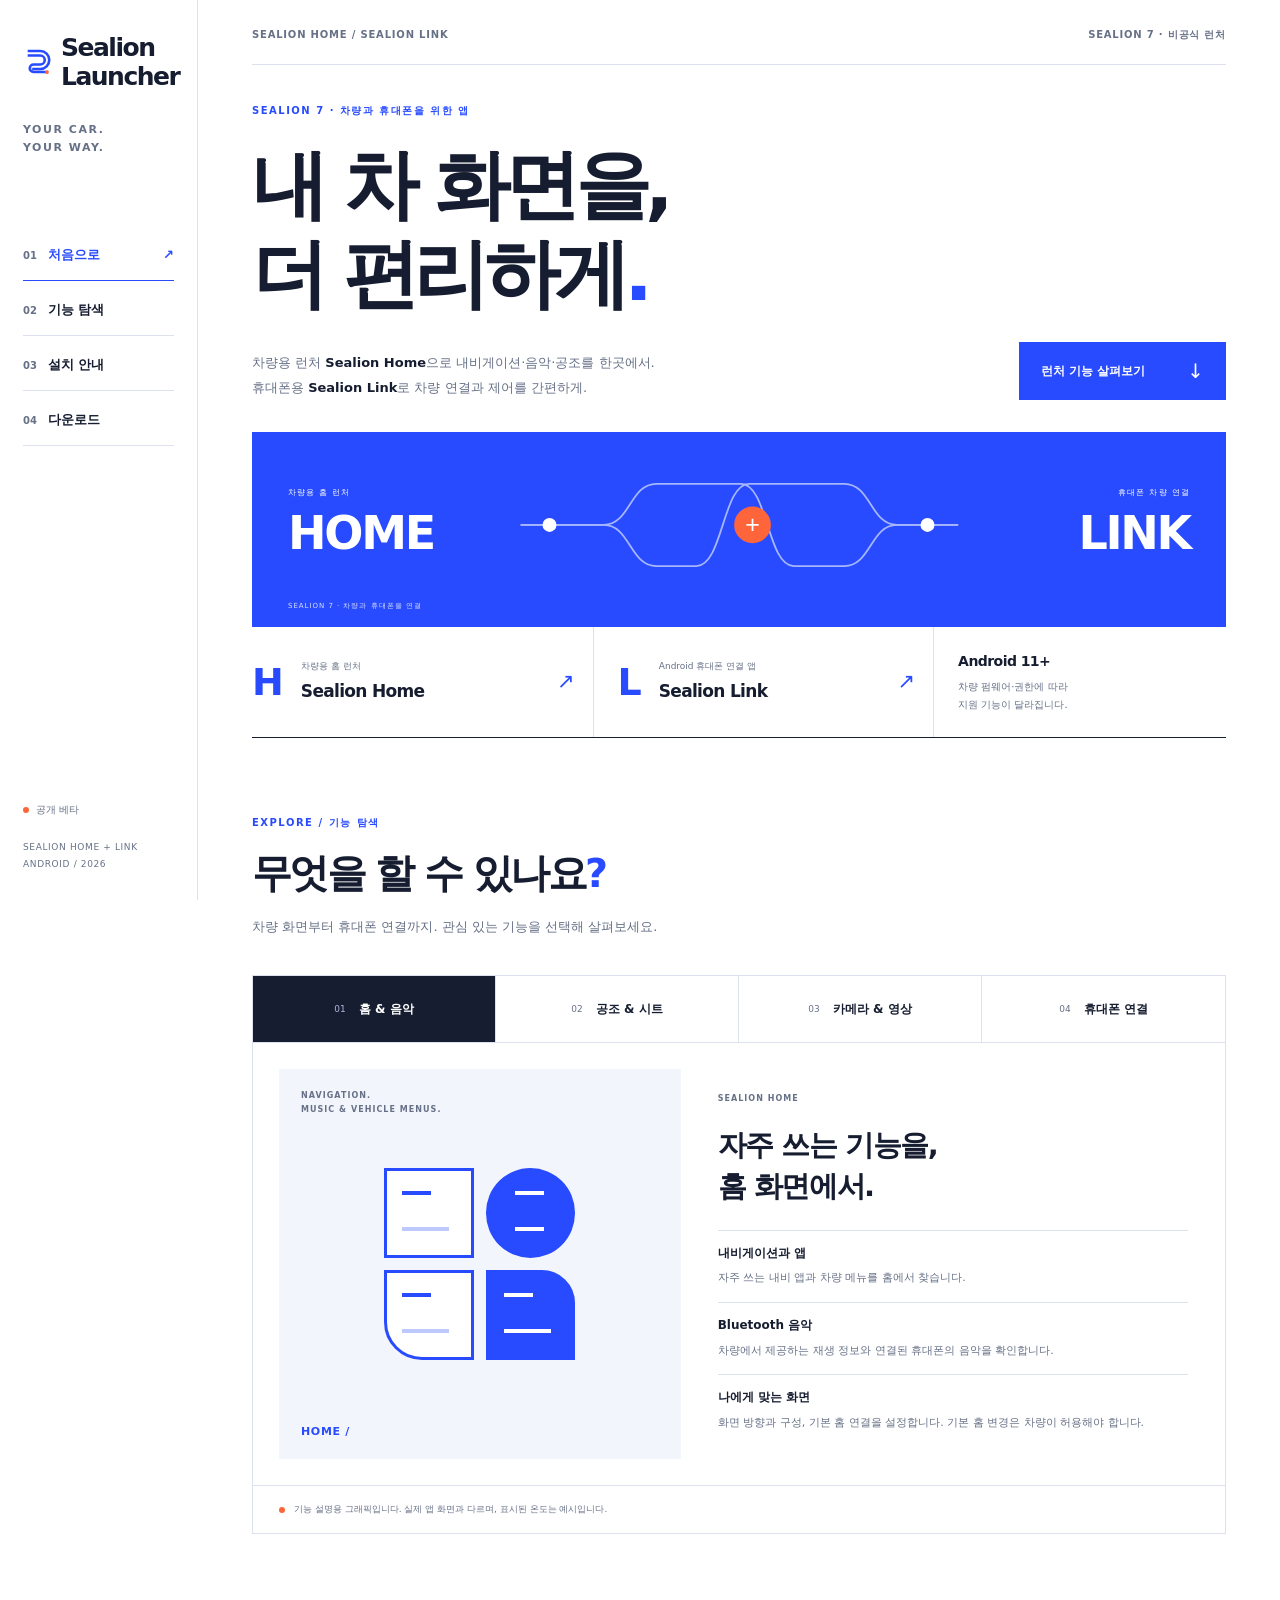
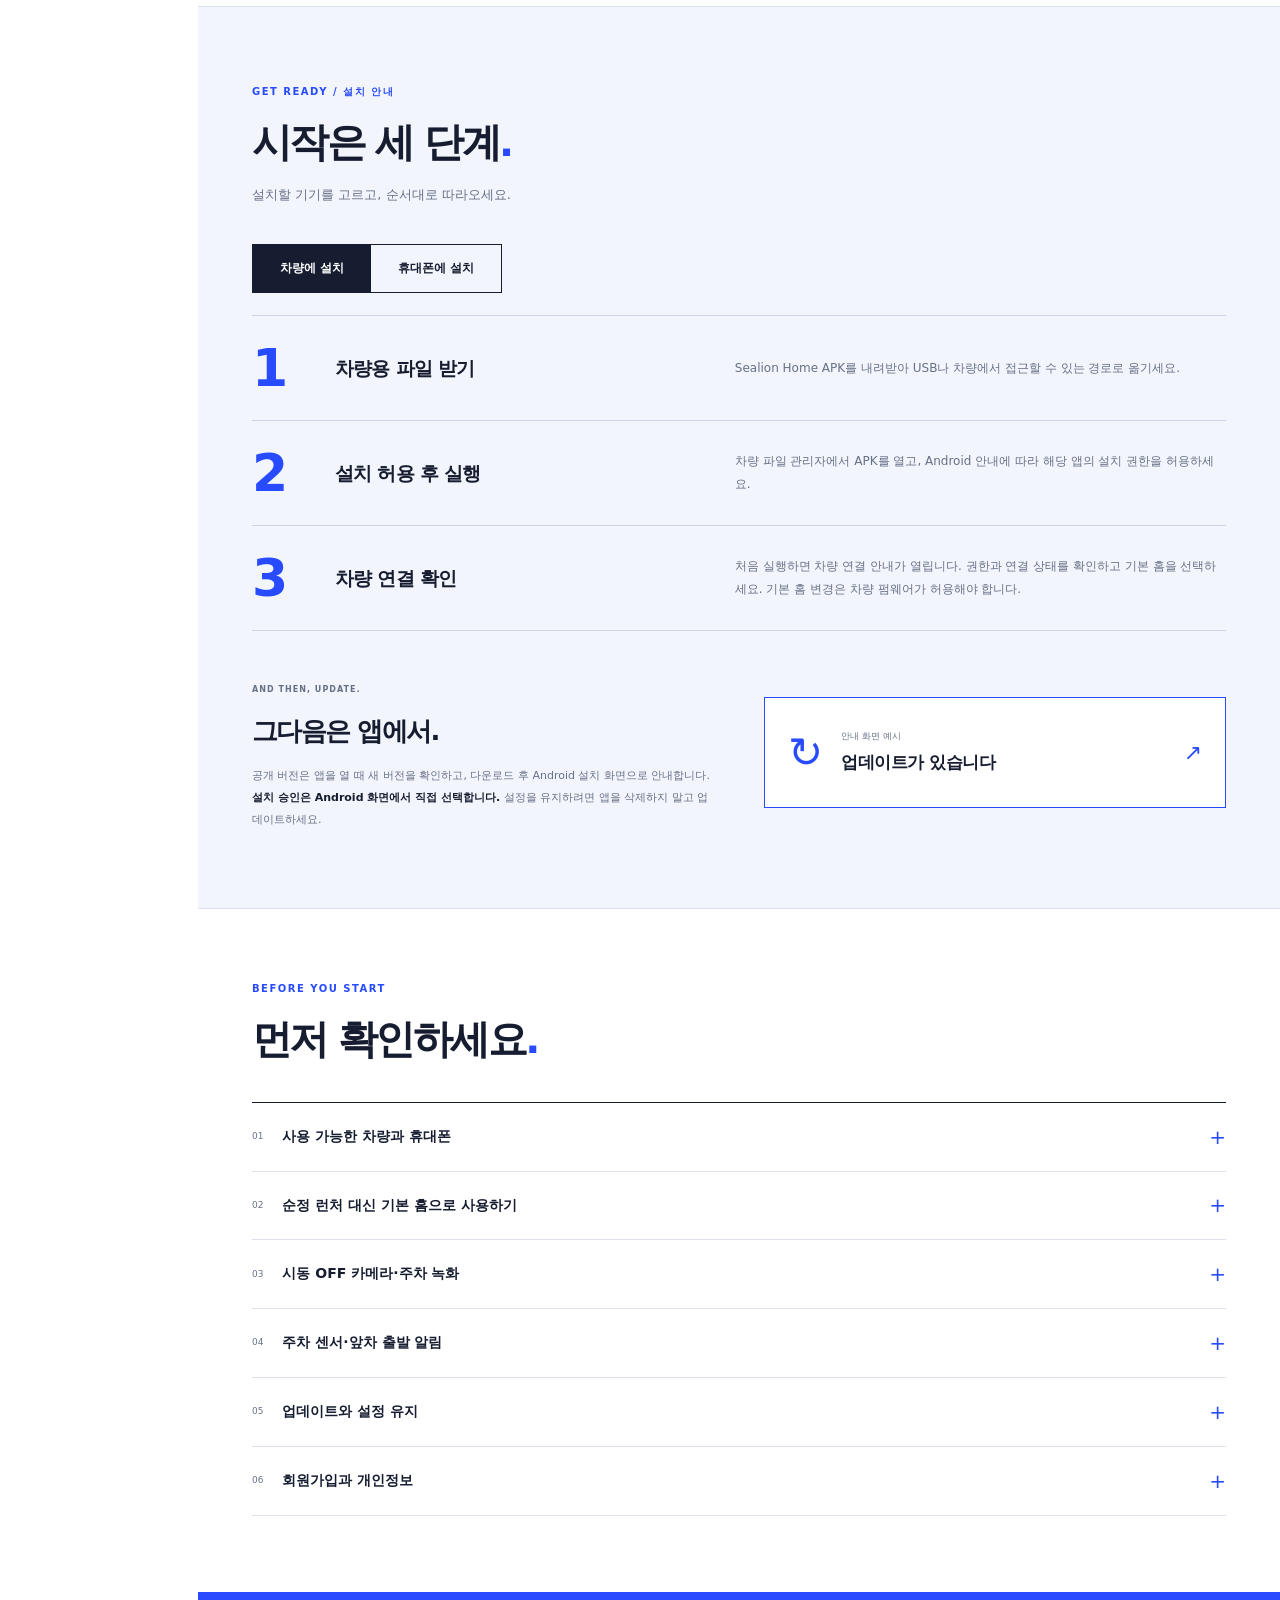
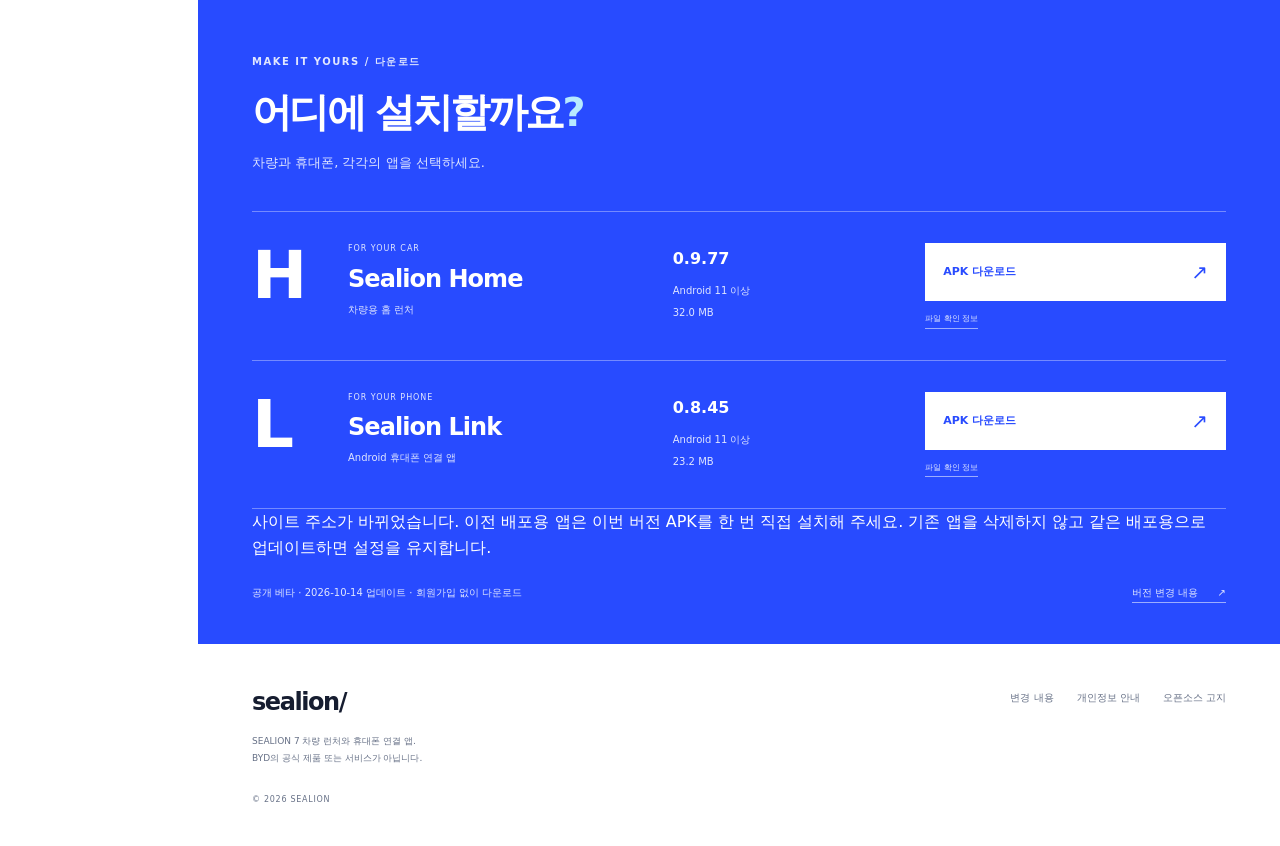
<file: site/index.html>
<!doctype html>
<html lang="ko">
<head>
  <meta charset="utf-8">
  <meta name="viewport" content="width=device-width, initial-scale=1">
  <meta name="theme-color" content="#284bff">
  <meta name="description" content="BYD SEALION 7을 위한 차량용 런처 Sealion Home과 Android 휴대폰 앱 Sealion Link. 내비게이션·음악·공조부터 휴대폰 차량 연결·제어까지, 기능을 살펴보고 설치하세요.">
  <title>Sealion Home &amp; Link — SEALION 7 차량 런처와 휴대폰 연결</title>
  <link rel="icon" href="assets/mark.svg" type="image/svg+xml">
  <link rel="stylesheet" href="assets/site.css?v=launcher-brand">
  <script src="assets/site.js" defer></script>
</head>
<body>
<a class="skip-link" href="#main">본문 바로가기</a>
<header class="site-rail">
  <a class="brand" href="#start" aria-label="Sealion Launcher 소개 처음으로"><img src="assets/mark.svg" width="38" height="38" alt=""><span class="brand-name">Sealion Launcher</span></a>
  <p class="rail-caption">YOUR CAR.<br>YOUR WAY.</p>
  <nav aria-label="주 메뉴">
    <a href="#start" aria-current="location"><span>01</span>처음으로<i aria-hidden="true">↗</i></a>
    <a href="#experience"><span>02</span>기능 탐색<i aria-hidden="true">↗</i></a>
    <a href="#install"><span>03</span>설치 안내<i aria-hidden="true">↗</i></a>
    <a href="#download"><span>04</span>다운로드<i aria-hidden="true">↗</i></a>
  </nav>
  <div class="rail-bottom"><span class="status-dot"></span>공개 베타<small>SEALION HOME + LINK<br>ANDROID / 2026</small></div>
</header>
<main id="main">
  <section id="start" class="opening" aria-labelledby="hero-title">
    <div class="page-meta"><span>SEALION HOME / SEALION LINK</span><span>SEALION 7 · 비공식 런처</span></div>
    <div class="opening-copy"><p class="section-code">SEALION 7 · 차량과 휴대폰을 위한 앱</p><h1 id="hero-title">내 차 화면을,<br>더 편리하게<span>.</span></h1><div class="opening-bottom"><p class="opening-description">차량용 런처 <strong>Sealion Home</strong>으로 내비게이션·음악·공조를 한곳에서.<br>휴대폰용 <strong>Sealion Link</strong>로 차량 연결과 제어를 간편하게.</p><a class="action solid" href="#experience">런처 기능 살펴보기 <span aria-hidden="true">↓</span></a></div></div>
    <div class="connection-poster" aria-label="차량용 런처 Home과 휴대폰 앱 Link의 연결"><div class="connection-label"><span>차량용 홈 런처</span><strong>HOME</strong></div><svg viewBox="0 0 500 160" aria-hidden="true"><path d="M0 81h95c30 0 30-47 60-47h97c30 0 30 94 60 94h58c30 0 30-47 60-47h70"/><path d="M0 81h95c30 0 30 47 60 47h46c30 0 30-94 60-94h109c30 0 30 47 60 47h70"/><circle cx="33" cy="81" r="8"/><circle cx="465" cy="81" r="8"/><circle cx="265" cy="81" r="21"/><path class="connection-plus" d="M258 81h14m-7-7v14"/></svg><div class="connection-label"><span>휴대폰 차량 연결</span><strong>LINK</strong></div><span class="poster-caption">SEALION 7 · 차량과 휴대폰을 연결</span></div>
    <div class="product-index"><a href="#experience"><span>H</span><div><small>차량용 홈 런처</small><strong>Sealion Home</strong></div><i aria-hidden="true">↗</i></a><a href="#experience" data-open-feature="link"><span>L</span><div><small>Android 휴대폰 연결 앱</small><strong>Sealion Link</strong></div><i aria-hidden="true">↗</i></a><div class="system-note"><strong>Android 11+</strong><span>차량 펌웨어·권한에 따라<br>지원 기능이 달라집니다.</span></div></div>
  </section>

  <section id="experience" class="chapter experience" aria-labelledby="experience-title">
    <div class="chapter-heading"><p class="section-code">EXPLORE / 기능 탐색</p><h2 id="experience-title">무엇을 할 수 있나요<span>?</span></h2><p>차량 화면부터 휴대폰 연결까지. 관심 있는 기능을 선택해 살펴보세요.</p></div>
    <div class="feature-selector" role="tablist" aria-label="기능 소개">
      <button id="tab-home" role="tab" type="button" aria-selected="true" aria-controls="panel-home" data-panel="home"><span>01</span>홈 & 음악</button>
      <button id="tab-climate" role="tab" type="button" aria-selected="false" aria-controls="panel-climate" data-panel="climate" tabindex="-1"><span>02</span>공조 & 시트</button>
      <button id="tab-camera" role="tab" type="button" aria-selected="false" aria-controls="panel-camera" data-panel="camera" tabindex="-1"><span>03</span>카메라 & 영상</button>
      <button id="tab-link" role="tab" type="button" aria-selected="false" aria-controls="panel-link" data-panel="link" tabindex="-1"><span>04</span>휴대폰 연결</button>
    </div>
    <div class="feature-stage">
      <div id="panel-home" class="feature-panel" role="tabpanel" aria-labelledby="tab-home">
        <div class="feature-art art-home" aria-hidden="true"><span class="art-caption">NAVIGATION.<br>MUSIC &amp; VEHICLE MENUS.</span><div class="home-glyph"><span></span><span></span><span></span><span></span></div><span class="art-word">HOME /</span></div>
        <div class="feature-story"><span class="feature-tag">SEALION HOME</span><h3>자주 쓰는 기능을,<br>홈 화면에서.</h3><dl><div><dt>내비게이션과 앱</dt><dd>자주 쓰는 내비 앱과 차량 메뉴를 홈에서 찾습니다.</dd></div><div><dt>Bluetooth 음악</dt><dd>차량에서 제공하는 재생 정보와 연결된 휴대폰의 음악을 확인합니다.</dd></div><div><dt>나에게 맞는 화면</dt><dd>화면 방향과 구성, 기본 홈 연결을 설정합니다. 기본 홈 변경은 차량이 허용해야 합니다.</dd></div></dl></div>
      </div>
      <div id="panel-climate" class="feature-panel" role="tabpanel" aria-labelledby="tab-climate" hidden>
        <div class="feature-art art-climate" aria-hidden="true"><span class="art-caption">YOUR COMFORT.<br>ONE PLACE.</span><div class="climate-glyph"><strong>21.5<span>°</span></strong><span class="temperature-label">COMFORT ZONE</span></div><span class="art-word">COMFORT /</span></div>
        <div class="feature-story"><span class="feature-tag">SEALION HOME</span><h3>나에게 맞는 온도,<br>한곳에서.</h3><dl><div><dt>온도와 바람 방향</dt><dd>운전석·동승석 온도, 풍량과 바람 방향을 공조 메뉴에서 조절합니다.</dd></div><div><dt>열선과 통풍</dt><dd>시트 열선·통풍과 핸들 열선을 공조 안에서 찾습니다.</dd></div><div><dt>공조 설정</dt><dd>AUTO, A/C, 내기 순환과 유리 제상 등 차량이 지원하는 기능을 모았습니다.</dd></div></dl></div>
      </div>
      <div id="panel-camera" class="feature-panel" role="tabpanel" aria-labelledby="tab-camera" hidden>
        <div class="feature-art art-camera" aria-hidden="true"><span class="art-caption">VEHICLE CAMERAS.<br>RECORDING &amp; PLAYBACK.</span><div class="camera-glyph"><span></span><i></i></div><span class="art-word">AROUND /</span></div>
        <div class="feature-story"><span class="feature-tag">SEALION HOME + LINK</span><h3>차량 주변 보기와<br>영상 저장을 한곳에서.</h3><dl><div><dt>카메라 보기</dt><dd>지원되는 카메라를 연결하고 화면과 채널을 맞춥니다.</dd></div><div><dt>녹화와 저장 영상</dt><dd>블랙박스·주차 녹화 설정과 저장된 영상을 각각의 메뉴에서 확인합니다.</dd></div><div><dt>휴대폰에서 확인</dt><dd>차량 전원·네트워크와 카메라 권한이 필요합니다. 시동 OFF 영상은 현재 보장하지 않습니다.</dd></div></dl><a class="inline-link" href="#faq">카메라 지원 조건 확인 <span>↗</span></a></div>
      </div>
      <div id="panel-link" class="feature-panel" role="tabpanel" aria-labelledby="tab-link" hidden>
        <div class="feature-art art-link" aria-hidden="true"><span class="art-caption">VEHICLE CONNECTION.<br>LOCK &amp; UNLOCK.</span><div class="link-glyph"><i></i><i></i><i></i><span>H ↔ L</span></div><span class="art-word">CONNECTED /</span></div>
        <div class="feature-story"><span class="feature-tag">SEALION LINK / ANDROID</span><h3>휴대폰에서 확인하는<br>차량 연결과 자동 잠금.</h3><dl><div><dt>접근·이탈 자동 잠금</dt><dd>등록한 차량 BLE 신호와 최근 걸음 감지로 접근·이탈을 확인합니다. 신체 활동·Bluetooth 권한과 걸음 감지 센서를 지원하는 휴대폰이 필요합니다.</dd></div><div><dt>유지되는 설정</dt><dd>같은 앱을 삭제하지 않고 업데이트하면 자동 잠금 설정을 유지합니다.</dd></div><div><dt>연결·동작 기록</dt><dd>최근 연결 상태와 자동 잠금 동작 기록을 기기에서 확인합니다.</dd></div></dl></div>
      </div>
      <div class="stage-note"><span class="status-dot"></span>기능 설명용 그래픽입니다. 실제 앱 화면과 다르며, 표시된 온도는 예시입니다.</div>
    </div>
  </section>

  <section id="install" class="chapter install" aria-labelledby="install-title">
    <div class="chapter-heading"><p class="section-code">GET READY / 설치 안내</p><h2 id="install-title">시작은 세 단계<span>.</span></h2><p>설치할 기기를 고르고, 순서대로 따라오세요.</p></div>
    <div class="install-tabs" role="tablist" aria-label="설치할 기기"><button type="button" id="install-car" role="tab" aria-selected="true" aria-controls="install-car-panel" data-install="car">차량에 설치</button><button type="button" id="install-phone" role="tab" aria-selected="false" aria-controls="install-phone-panel" data-install="phone" tabindex="-1">휴대폰에 설치</button></div>
    <div id="install-car-panel" class="installation-list" role="tabpanel" aria-labelledby="install-car"><article><span>1</span><h3>차량용 파일 받기</h3><p>Sealion Home APK를 내려받아 USB나 차량에서 접근할 수 있는 경로로 옮기세요.</p></article><article><span>2</span><h3>설치 허용 후 실행</h3><p>차량 파일 관리자에서 APK를 열고, Android 안내에 따라 해당 앱의 설치 권한을 허용하세요.</p></article><article><span>3</span><h3>차량 연결 확인</h3><p>처음 실행하면 차량 연결 안내가 열립니다. 권한과 연결 상태를 확인하고 기본 홈을 선택하세요. 기본 홈 변경은 차량 펌웨어가 허용해야 합니다.</p></article></div>
    <div id="install-phone-panel" class="installation-list" role="tabpanel" aria-labelledby="install-phone" hidden><article><span>1</span><h3>휴대폰용 파일 받기</h3><p>Android 휴대폰에서 Sealion Link APK를 내려받으세요. iPhone용 앱은 제공하지 않습니다.</p></article><article><span>2</span><h3>Android 설치 승인</h3><p>다운로드한 파일을 열고 브라우저나 파일 관리자의 ‘알 수 없는 앱 설치’를 허용하세요.</p></article><article><span>3</span><h3>내 차 연결 등록</h3><p>앱 안내에 따라 차량을 등록하고 신체 활동·Bluetooth·근처 기기 권한과 백그라운드 실행을 확인하세요.</p></article></div>
    <div class="update-guide"><div><span class="feature-tag">AND THEN, UPDATE.</span><h3>그다음은 앱에서.</h3><p>공개 버전은 앱을 열 때 새 버전을 확인하고, 다운로드 후 Android 설치 화면으로 안내합니다. <strong>설치 승인은 Android 화면에서 직접 선택합니다.</strong> 설정을 유지하려면 앱을 삭제하지 말고 업데이트하세요.</p></div><button id="update-demo" type="button"><span class="update-icon" aria-hidden="true">↻</span><span><small>안내 화면 예시</small><strong>업데이트가 있습니다</strong></span><i aria-hidden="true">↗</i></button></div>
  </section>

  <section id="faq" class="chapter compatibility" aria-labelledby="faq-title"><div class="chapter-heading"><p class="section-code">BEFORE YOU START</p><h2 id="faq-title">먼저 확인하세요<span>.</span></h2></div><div class="faq-list">
    <details><summary><span>01</span>사용 가능한 차량과 휴대폰<i aria-hidden="true">+</i></summary><p>SEALION 7의 Android 차량 디스플레이를 기준으로 개발하고 있습니다. 최소 Android 버전은 11입니다. 차량 펌웨어, SDK와 권한에 따라 지원 기능이 달라집니다. Sealion Link는 Android 휴대폰 전용입니다.</p></details>
    <details><summary><span>02</span>순정 런처 대신 기본 홈으로 사용하기<i aria-hidden="true">+</i></summary><p>차량에서 기본 홈 앱 변경을 허용해야 합니다. 설정에서 기본 런처 설정·유지를 시도할 수 있지만, 차량 펌웨어 정책에 따라 적용되지 않을 수 있습니다.</p></details>
    <details><summary><span>03</span>시동 OFF 카메라·주차 녹화<i aria-hidden="true">+</i></summary><p>카메라·본체 전원과 네트워크가 유지되고 차량이 관련 권한을 제공해야 합니다. 현재 시동 OFF 녹화와 원격 영상을 보장하지 않습니다. 개발용과 공개 차량용은 같은 차량 카메라 수신 경로를 사용합니다. 차량의 실제 영상 수신과 시동 OFF 전원 유지는 각각 확인해야 합니다.</p></details>
    <details><summary><span>04</span>주차 센서·앞차 출발 알림<i aria-hidden="true">+</i></summary><p>차량에서 거리 값과 출발 안내 신호를 제공해야 합니다. 신호가 수신되지 않으면 거리나 알림을 임의로 만들지 않습니다. 현재 차량별 신호 수신 확인이 필요한 기능입니다.</p></details>
    <details><summary><span>05</span>업데이트와 설정 유지<i aria-hidden="true">+</i></summary><p>같은 배포용 앱을 삭제하지 않고 업데이트하면 설정을 유지합니다. 개발자용과 배포용은 별개의 앱으로 설정을 공유하지 않습니다. 앱 삭제 또는 앱 데이터 삭제 시에는 다시 설정해야 합니다. 이 사이트의 공개 버전은 앱 실행 시 새 버전을 확인합니다. 주소 연결 전 준비용 버전을 쓰고 있다면 처음 한 번은 이 사이트의 APK로 직접 업데이트하세요.</p></details>
    <details><summary><span>06</span>회원가입과 개인정보<i aria-hidden="true">+</i></summary><p>공개 APK 다운로드에는 사이트 회원가입이 필요 없습니다. 이 사이트에는 광고·분석 추적 스크립트를 넣지 않았습니다. 차량 계정이 필요한 제어 기능은 앱에서 별도로 연결합니다. 자세한 내용은 <a href="privacy.html">개인정보 안내</a>를 확인하세요.</p></details>
  </div></section>

  <section id="download" class="downloads" aria-labelledby="download-title"><div class="download-heading"><p class="section-code">MAKE IT YOURS / 다운로드</p><h2 id="download-title">어디에 설치할까요<span>?</span></h2><p>차량과 휴대폰, 각각의 앱을 선택하세요.</p></div>
    <div class="package-list"><article class="package-row"><div class="package-letter">H</div><div class="package-name"><span>FOR YOUR CAR</span><h3>Sealion Home</h3><p>차량용 홈 런처</p></div><div class="release-meta"><strong data-release="vehicle-version">0.9.77</strong><span>Android 11 이상</span><span data-release="vehicle-size">공개 파일 준비 중</span></div><div class="package-action"><a class="action download-link is-disabled" data-app="vehicle" aria-disabled="true">다운로드 준비 중 <span aria-hidden="true">↗</span></a><details class="hash-details"><summary>파일 확인 정보</summary><p data-release="vehicle-hash">공개 파일 확정 후 SHA-256을 제공합니다.</p></details></div></article>
    <article class="package-row"><div class="package-letter">L</div><div class="package-name"><span>FOR YOUR PHONE</span><h3>Sealion Link</h3><p>Android 휴대폰 연결 앱</p></div><div class="release-meta"><strong data-release="phone-version">0.8.45</strong><span>Android 11 이상</span><span data-release="phone-size">공개 파일 준비 중</span></div><div class="package-action"><a class="action download-link is-disabled" data-app="phone" aria-disabled="true">다운로드 준비 중 <span aria-hidden="true">↗</span></a><details class="hash-details"><summary>파일 확인 정보</summary><p data-release="phone-hash">공개 파일 확정 후 SHA-256을 제공합니다.</p></details></div></article></div>
    <p class="notice">사이트 주소가 바뀌었습니다. 이전 배포용 앱은 이번 버전 APK를 한 번 직접 설치해 주세요. 기존 앱을 삭제하지 않고 같은 배포용으로 업데이트하면 설정을 유지합니다.</p><div class="download-footnote"><p id="release-status"><span class="status-dot"></span>공개 다운로드 파일을 확인하고 있습니다.</p><a href="release-notes.html">버전 변경 내용 <span aria-hidden="true">↗</span></a></div>
  </section>
</main>
<footer class="site-footer"><div><strong>sealion/</strong><p>SEALION 7 차량 런처와 휴대폰 연결 앱.<br>BYD의 공식 제품 또는 서비스가 아닙니다.</p></div><nav aria-label="문서"><a href="release-notes.html">변경 내용</a><a href="privacy.html">개인정보 안내</a><a href="licenses.html">오픈소스 고지</a></nav><span>© 2026 SEALION</span></footer>
<dialog id="update-dialog" aria-labelledby="update-dialog-title"><button type="button" class="dialog-close" aria-label="닫기">×</button><span class="section-code">UPDATE / PREVIEW</span><h2 id="update-dialog-title">다음 버전으로,<br>이어가세요.</h2><p>앱에서 새 버전과 변경 내용을 확인한 뒤 업데이트를 시작할 수 있습니다.</p><ol><li>버전과 변경 내용 확인</li><li>다운로드한 APK의 파일·앱 서명 검사</li><li>Android 설치 화면에서 사용자 승인</li></ol><p class="demo-note">웹사이트의 흐름 예시입니다. 실제 다운로드나 업데이트를 진행하지 않습니다. 앱에서 새 버전이 있을 때 안내가 표시됩니다.</p><button type="button" class="action solid dialog-close-action">확인 <span aria-hidden="true">↗</span></button></dialog>
</body>
</html>
</file>
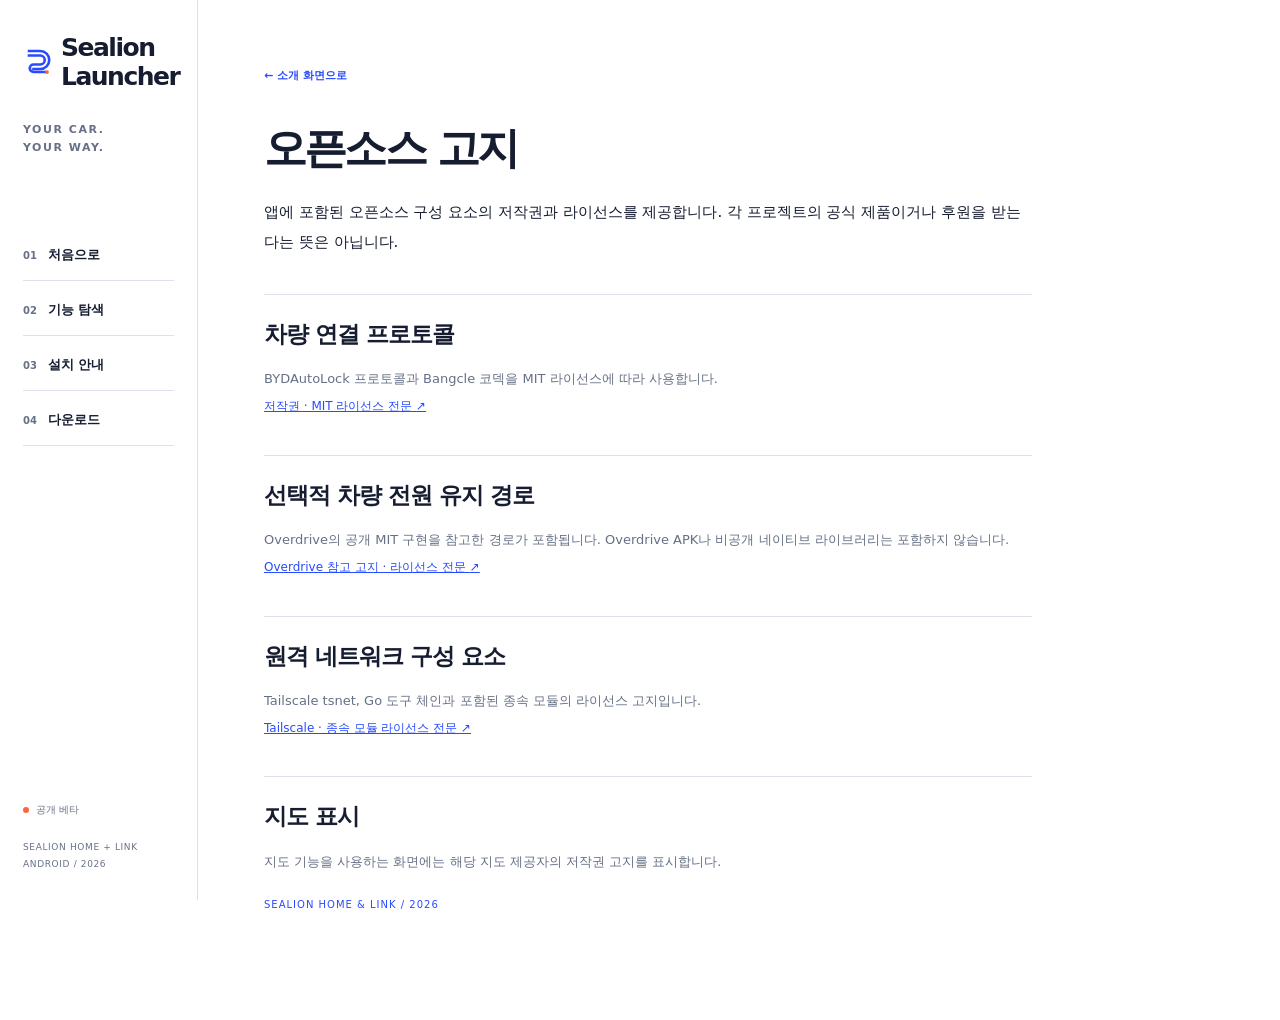
<file: site/licenses.html>
<!doctype html><html lang="ko"><head><meta charset="utf-8"><meta name="viewport" content="width=device-width, initial-scale=1"><meta name="theme-color" content="#284bff"><title>오픈소스 고지 — Sealion</title><link rel="icon" href="assets/mark.svg" type="image/svg+xml"><link rel="stylesheet" href="assets/site.css?v=launcher-brand"></head><body class="document-page"><a class="skip-link" href="#main">본문 바로가기</a><header class="site-rail">
  <a class="brand" href="index.html#start" aria-label="Sealion Launcher 소개 처음으로"><img src="assets/mark.svg" width="38" height="38" alt=""><span class="brand-name">Sealion Launcher</span></a>
  <p class="rail-caption">YOUR CAR.<br>YOUR WAY.</p>
  <nav aria-label="주 메뉴">
    <a href="index.html#start"><span>01</span>처음으로<i aria-hidden="true">↗</i></a>
    <a href="index.html#experience"><span>02</span>기능 탐색<i aria-hidden="true">↗</i></a>
    <a href="index.html#install"><span>03</span>설치 안내<i aria-hidden="true">↗</i></a>
    <a href="index.html#download"><span>04</span>다운로드<i aria-hidden="true">↗</i></a>
  </nav>
  <div class="rail-bottom"><span class="status-dot"></span>공개 베타<small>SEALION HOME + LINK<br>ANDROID / 2026</small></div>
</header><main id="main" class="article-layout"><a class="back-link" href="index.html">← 소개 화면으로</a><h1>오픈소스 고지</h1><p class="article-intro">앱에 포함된 오픈소스 구성 요소의 저작권과 라이선스를 제공합니다. 각 프로젝트의 공식 제품이거나 후원을 받는다는 뜻은 아닙니다.</p><h2>차량 연결 프로토콜</h2><p>BYDAutoLock 프로토콜과 Bangcle 코덱을 MIT 라이선스에 따라 사용합니다.</p><a class="text-link" href="licenses/third-party-notices.txt">저작권 · MIT 라이선스 전문 <span>↗</span></a><h2>선택적 차량 전원 유지 경로</h2><p>Overdrive의 공개 MIT 구현을 참고한 경로가 포함됩니다. Overdrive APK나 비공개 네이티브 라이브러리는 포함하지 않습니다.</p><a class="text-link" href="licenses/overdrive-notice.txt">Overdrive 참고 고지 · 라이선스 전문 <span>↗</span></a><h2>원격 네트워크 구성 요소</h2><p>Tailscale tsnet, Go 도구 체인과 포함된 종속 모듈의 라이선스 고지입니다.</p><a class="text-link" href="licenses/tailnet-notices.txt">Tailscale · 종속 모듈 라이선스 전문 <span>↗</span></a><h2>지도 표시</h2><p>지도 기능을 사용하는 화면에는 해당 지도 제공자의 저작권 고지를 표시합니다.</p><p class="eyebrow">SEALION HOME & LINK / 2026</p></main></body></html>
</file>
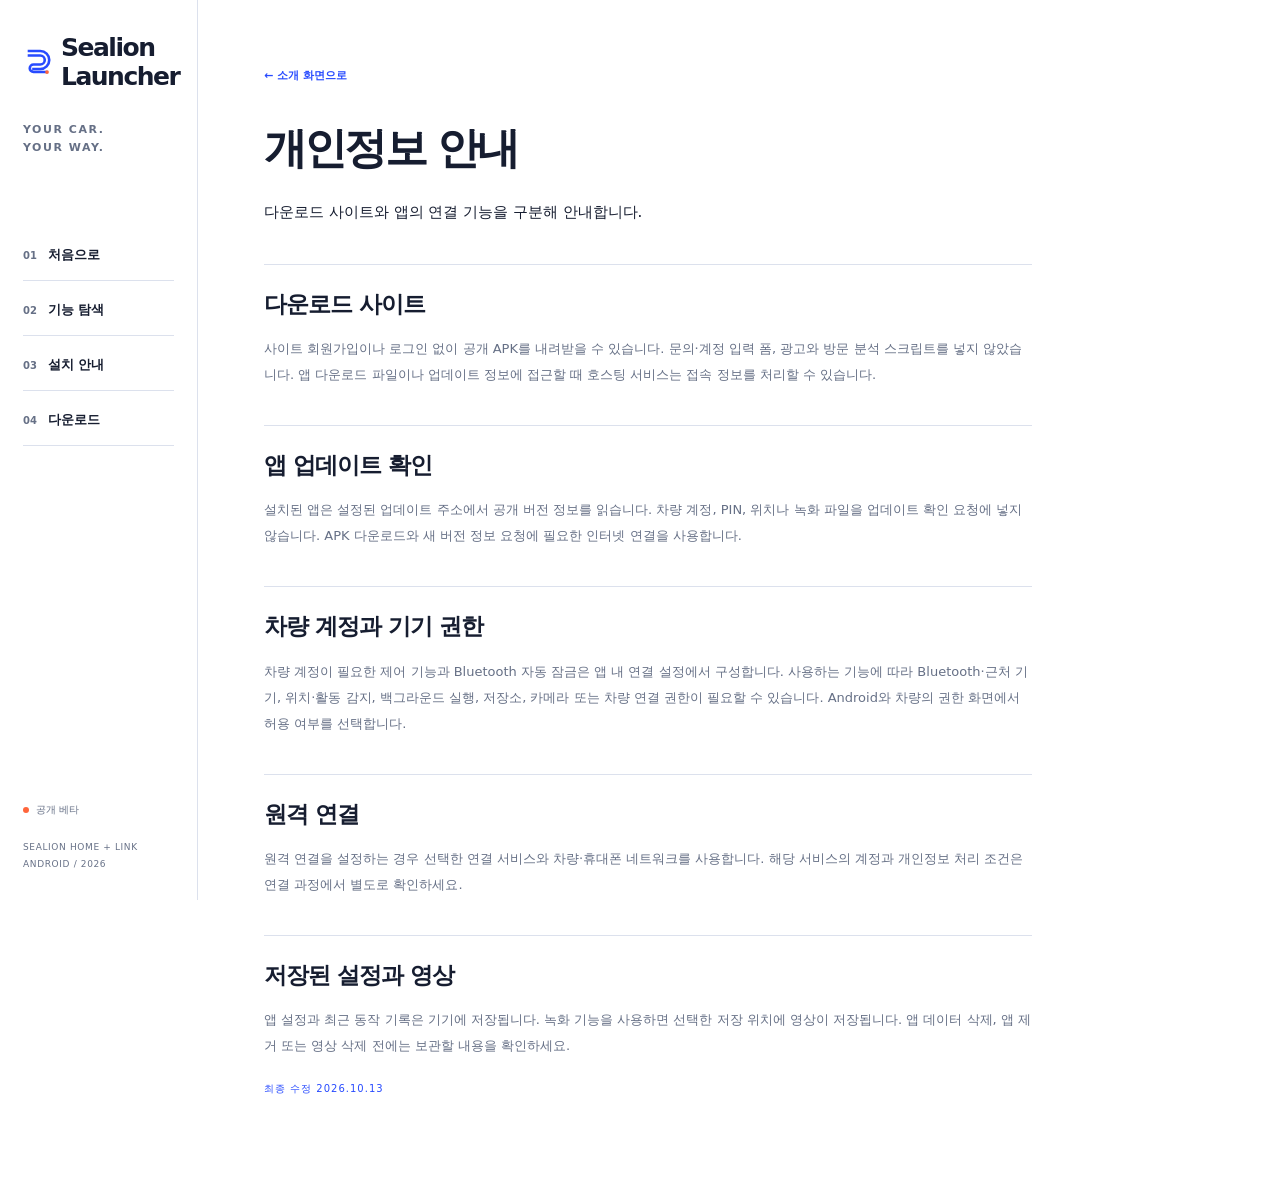
<file: site/privacy.html>
<!doctype html><html lang="ko"><head><meta charset="utf-8"><meta name="viewport" content="width=device-width, initial-scale=1"><meta name="theme-color" content="#284bff"><title>개인정보 안내 — Sealion</title><link rel="icon" href="assets/mark.svg" type="image/svg+xml"><link rel="stylesheet" href="assets/site.css?v=launcher-brand"></head><body class="document-page"><a class="skip-link" href="#main">본문 바로가기</a><header class="site-rail">
  <a class="brand" href="index.html#start" aria-label="Sealion Launcher 소개 처음으로"><img src="assets/mark.svg" width="38" height="38" alt=""><span class="brand-name">Sealion Launcher</span></a>
  <p class="rail-caption">YOUR CAR.<br>YOUR WAY.</p>
  <nav aria-label="주 메뉴">
    <a href="index.html#start"><span>01</span>처음으로<i aria-hidden="true">↗</i></a>
    <a href="index.html#experience"><span>02</span>기능 탐색<i aria-hidden="true">↗</i></a>
    <a href="index.html#install"><span>03</span>설치 안내<i aria-hidden="true">↗</i></a>
    <a href="index.html#download"><span>04</span>다운로드<i aria-hidden="true">↗</i></a>
  </nav>
  <div class="rail-bottom"><span class="status-dot"></span>공개 베타<small>SEALION HOME + LINK<br>ANDROID / 2026</small></div>
</header><main id="main" class="article-layout"><a class="back-link" href="index.html">← 소개 화면으로</a><h1>개인정보 안내</h1><p class="article-intro">다운로드 사이트와 앱의 연결 기능을 구분해 안내합니다.</p><h2>다운로드 사이트</h2><p>사이트 회원가입이나 로그인 없이 공개 APK를 내려받을 수 있습니다. 문의·계정 입력 폼, 광고와 방문 분석 스크립트를 넣지 않았습니다. 앱 다운로드 파일이나 업데이트 정보에 접근할 때 호스팅 서비스는 접속 정보를 처리할 수 있습니다.</p><h2>앱 업데이트 확인</h2><p>설치된 앱은 설정된 업데이트 주소에서 공개 버전 정보를 읽습니다. 차량 계정, PIN, 위치나 녹화 파일을 업데이트 확인 요청에 넣지 않습니다. APK 다운로드와 새 버전 정보 요청에 필요한 인터넷 연결을 사용합니다.</p><h2>차량 계정과 기기 권한</h2><p>차량 계정이 필요한 제어 기능과 Bluetooth 자동 잠금은 앱 내 연결 설정에서 구성합니다. 사용하는 기능에 따라 Bluetooth·근처 기기, 위치·활동 감지, 백그라운드 실행, 저장소, 카메라 또는 차량 연결 권한이 필요할 수 있습니다. Android와 차량의 권한 화면에서 허용 여부를 선택합니다.</p><h2>원격 연결</h2><p>원격 연결을 설정하는 경우 선택한 연결 서비스와 차량·휴대폰 네트워크를 사용합니다. 해당 서비스의 계정과 개인정보 처리 조건은 연결 과정에서 별도로 확인하세요.</p><h2>저장된 설정과 영상</h2><p>앱 설정과 최근 동작 기록은 기기에 저장됩니다. 녹화 기능을 사용하면 선택한 저장 위치에 영상이 저장됩니다. 앱 데이터 삭제, 앱 제거 또는 영상 삭제 전에는 보관할 내용을 확인하세요.</p><p class="eyebrow">최종 수정 2026.10.13</p></main></body></html>
</file>
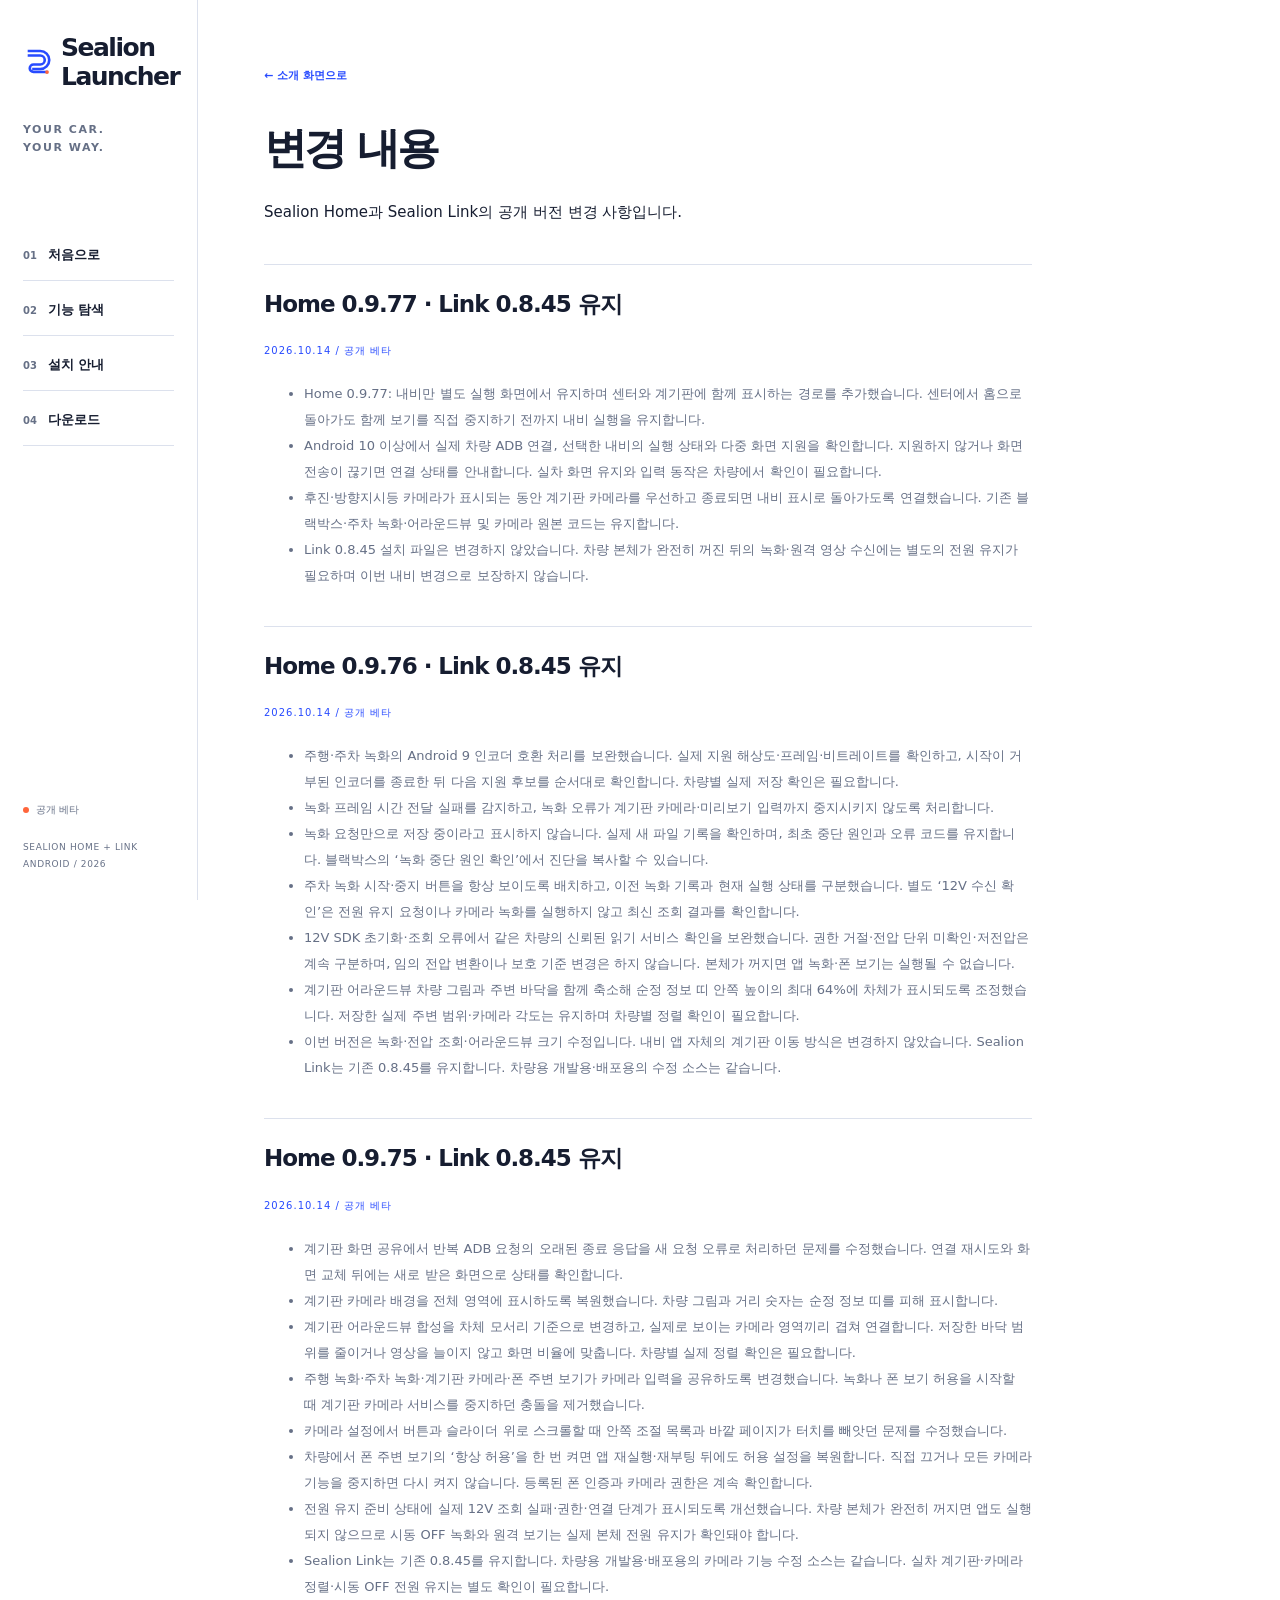
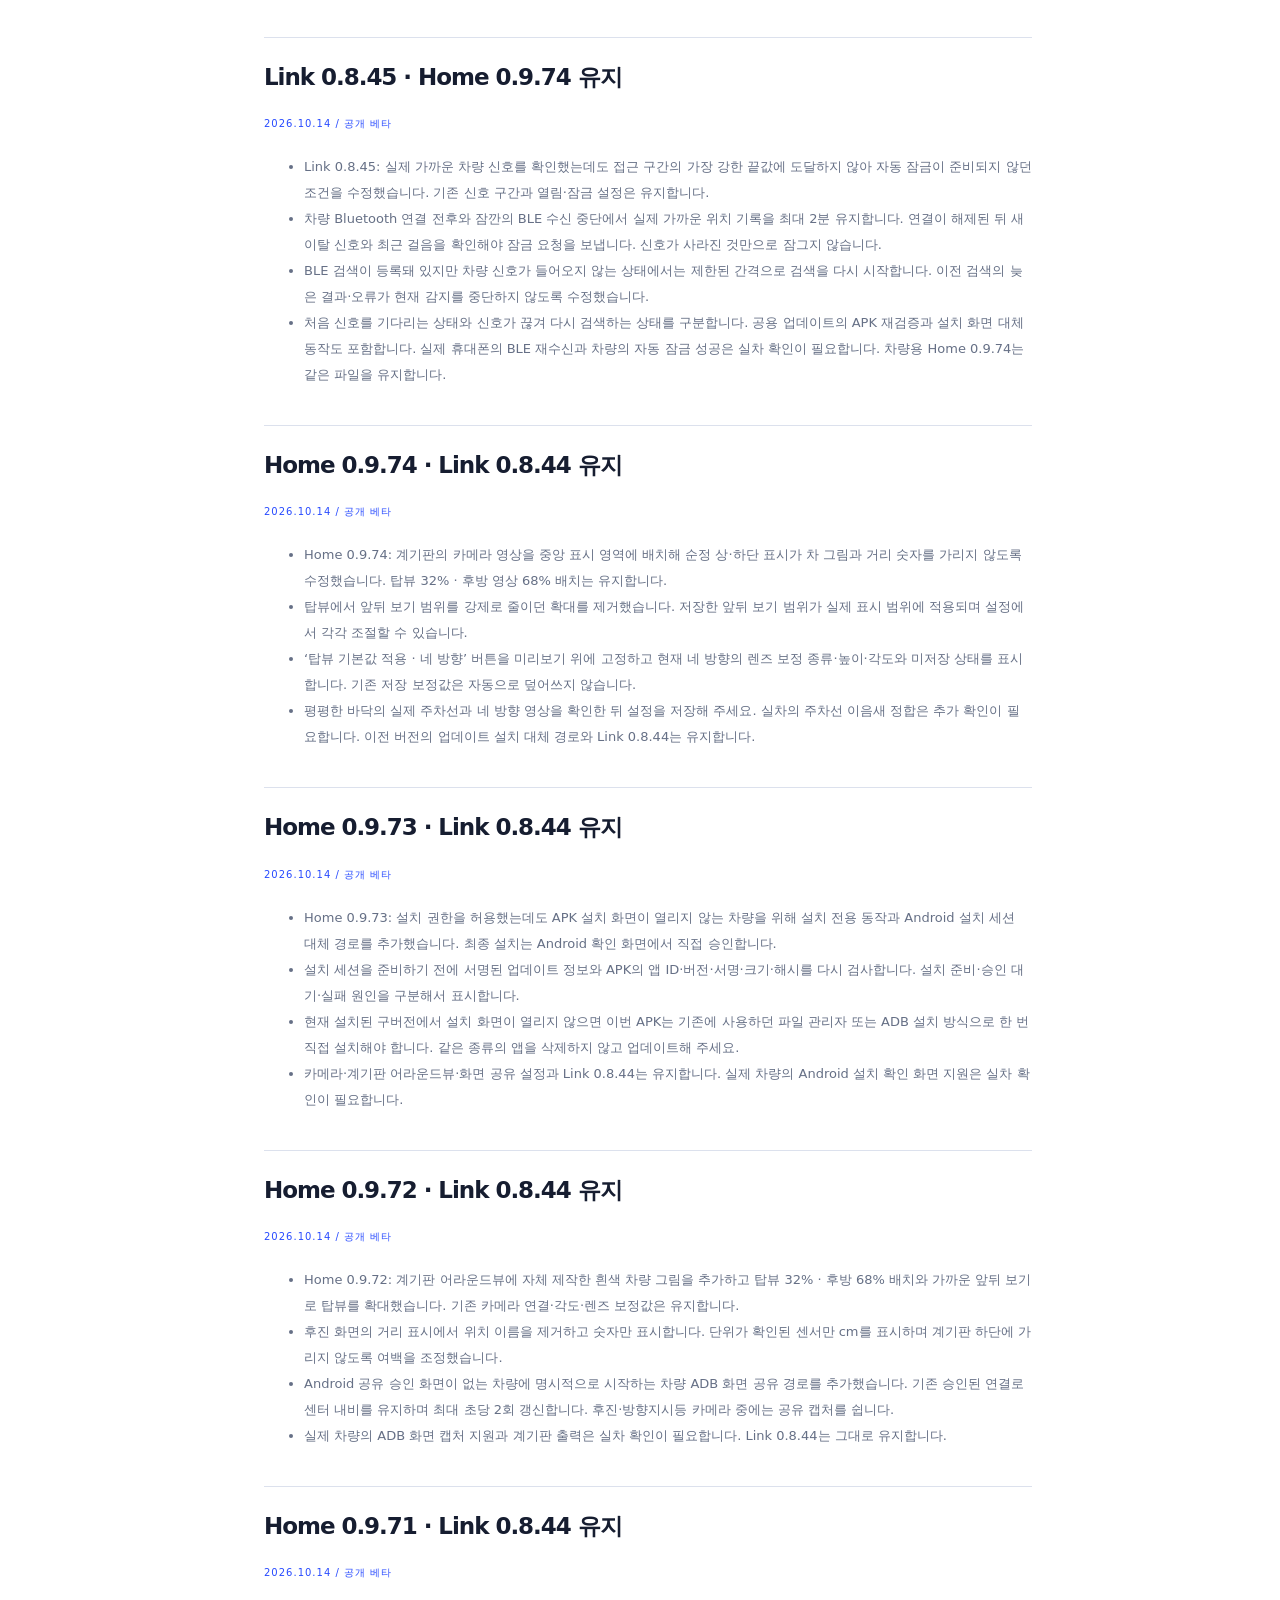
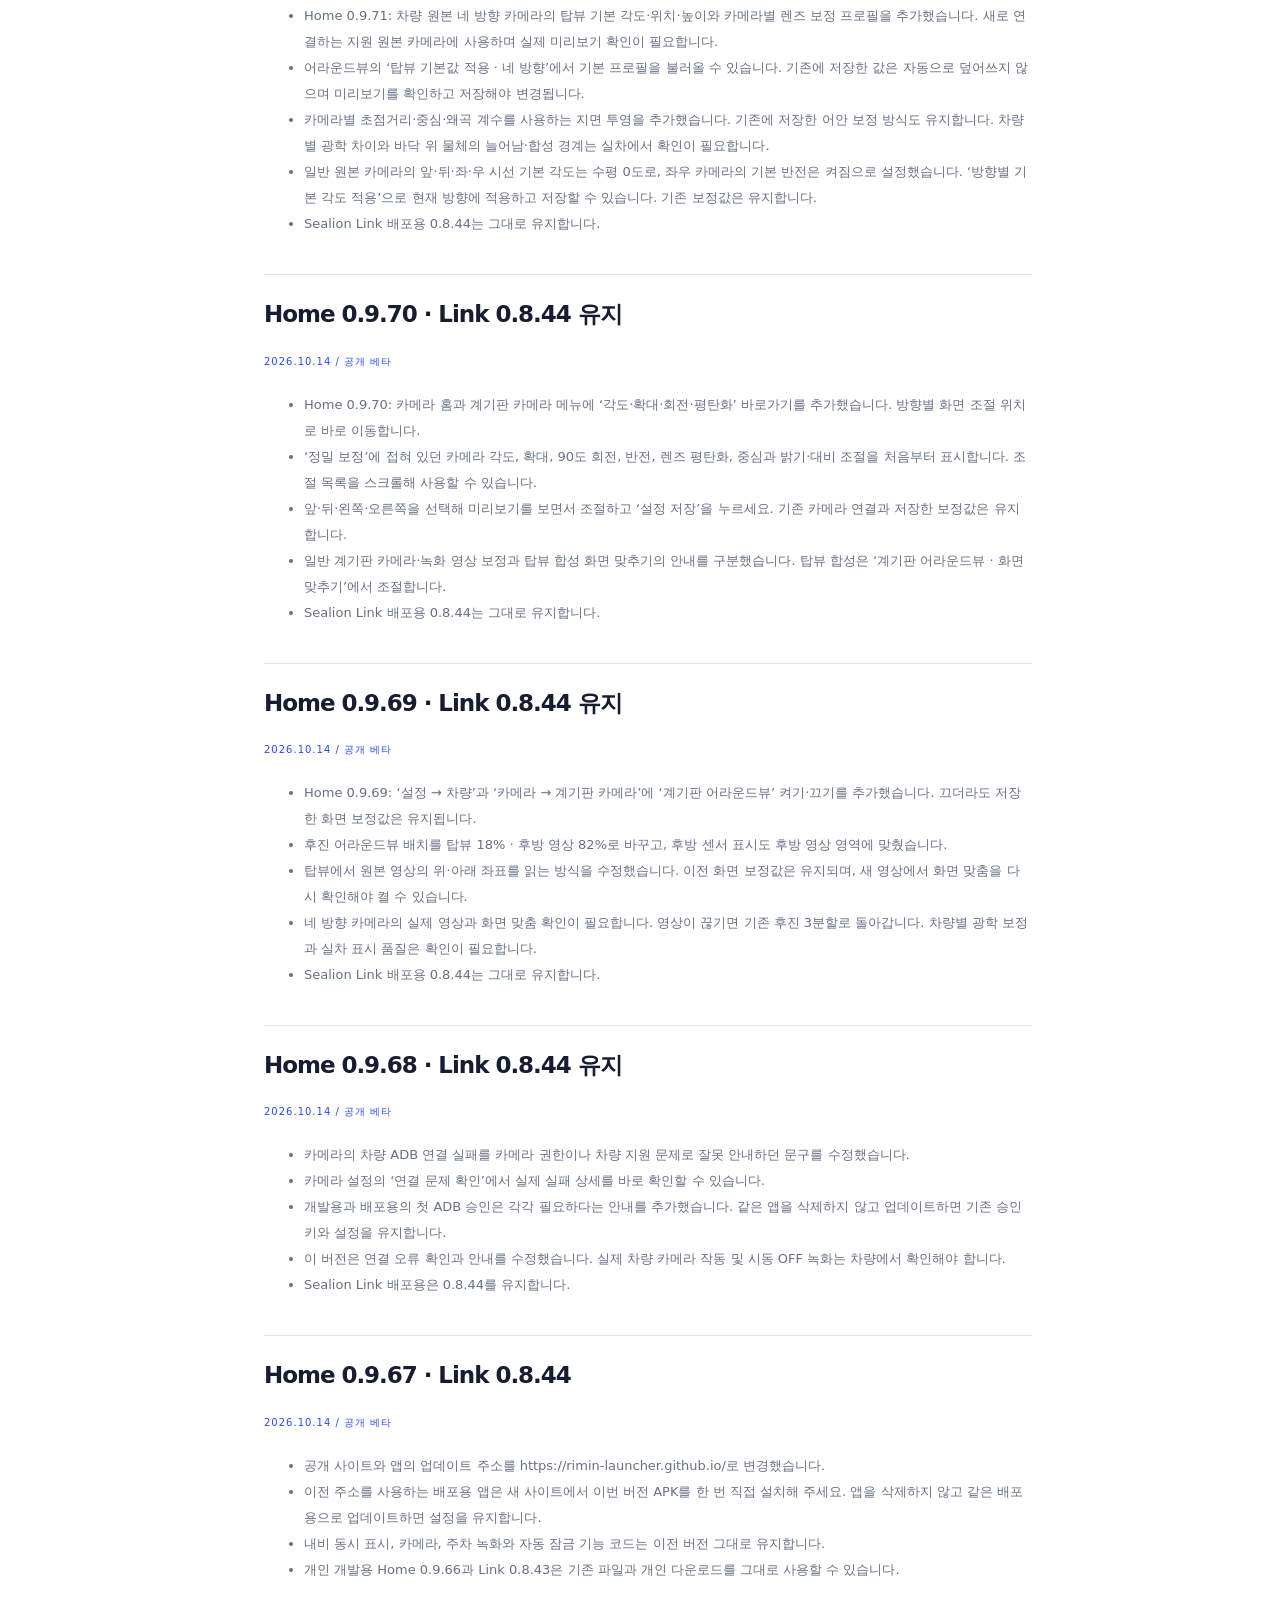
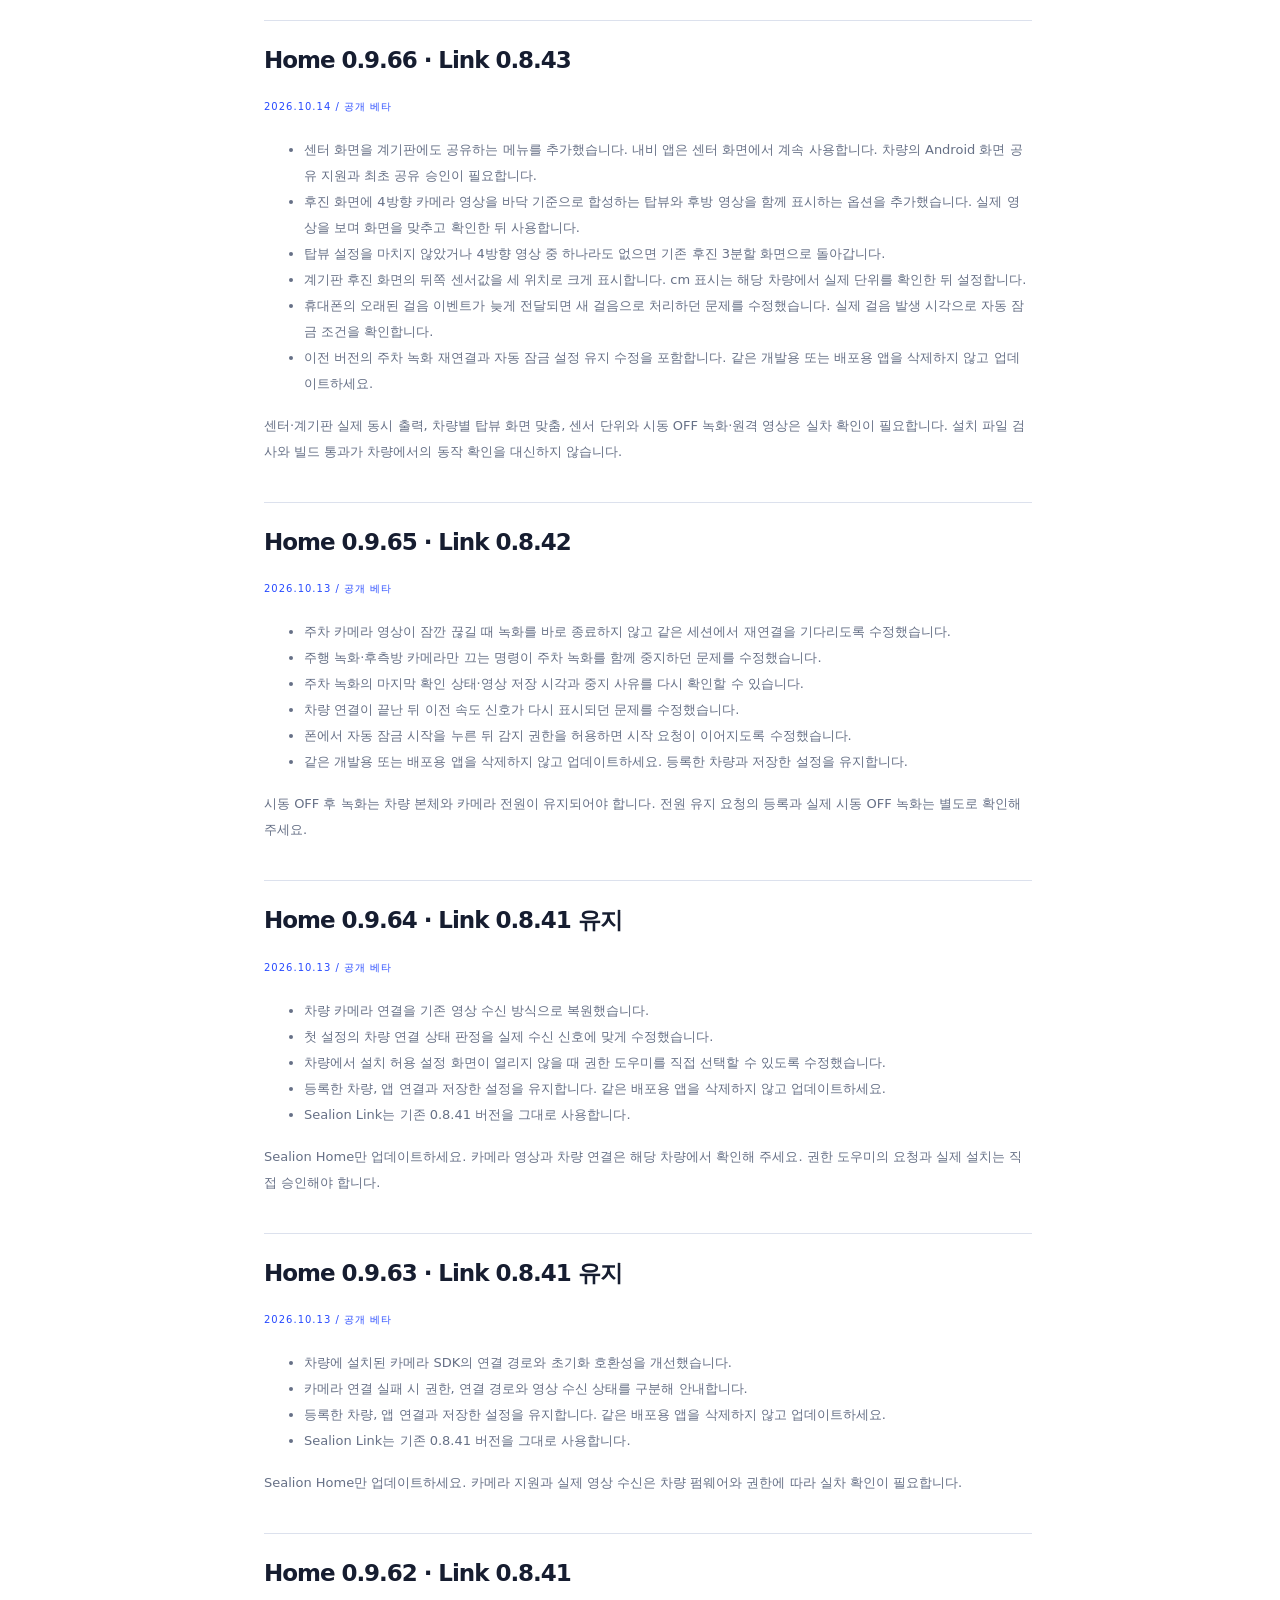
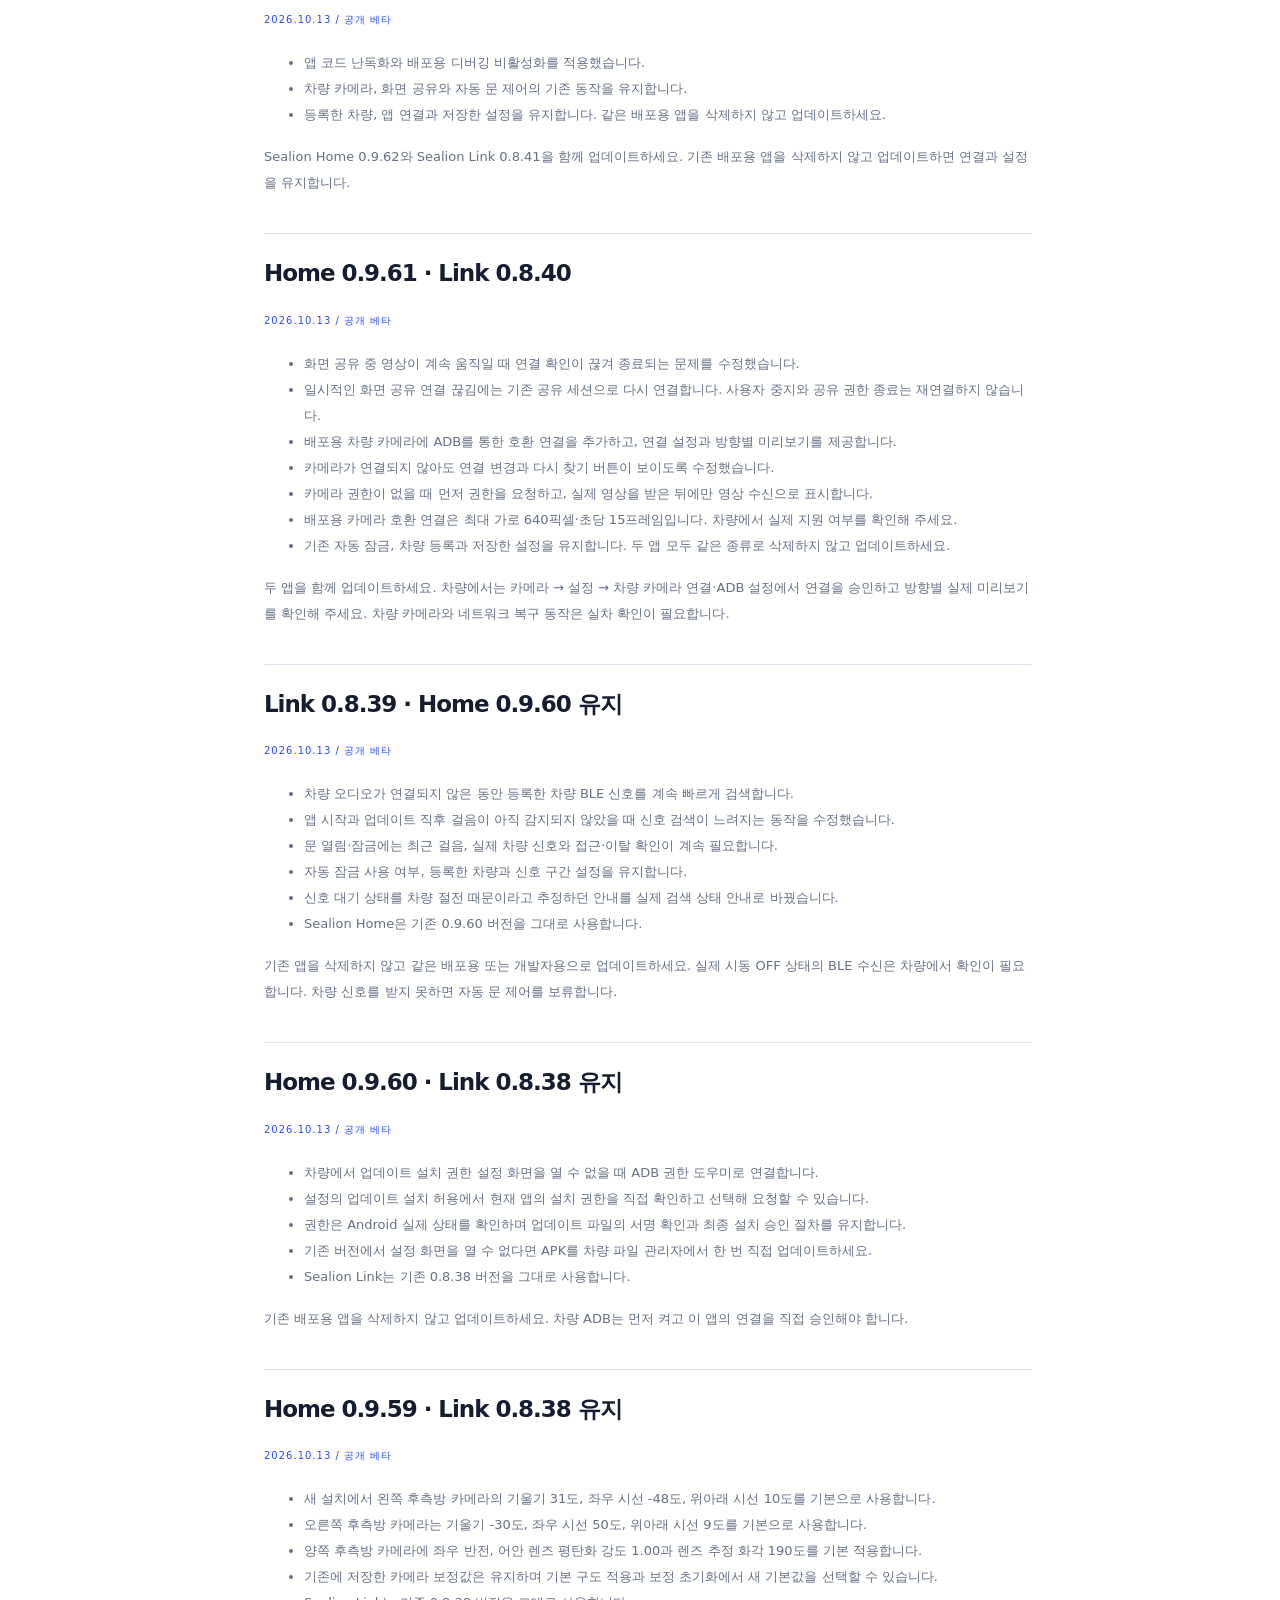
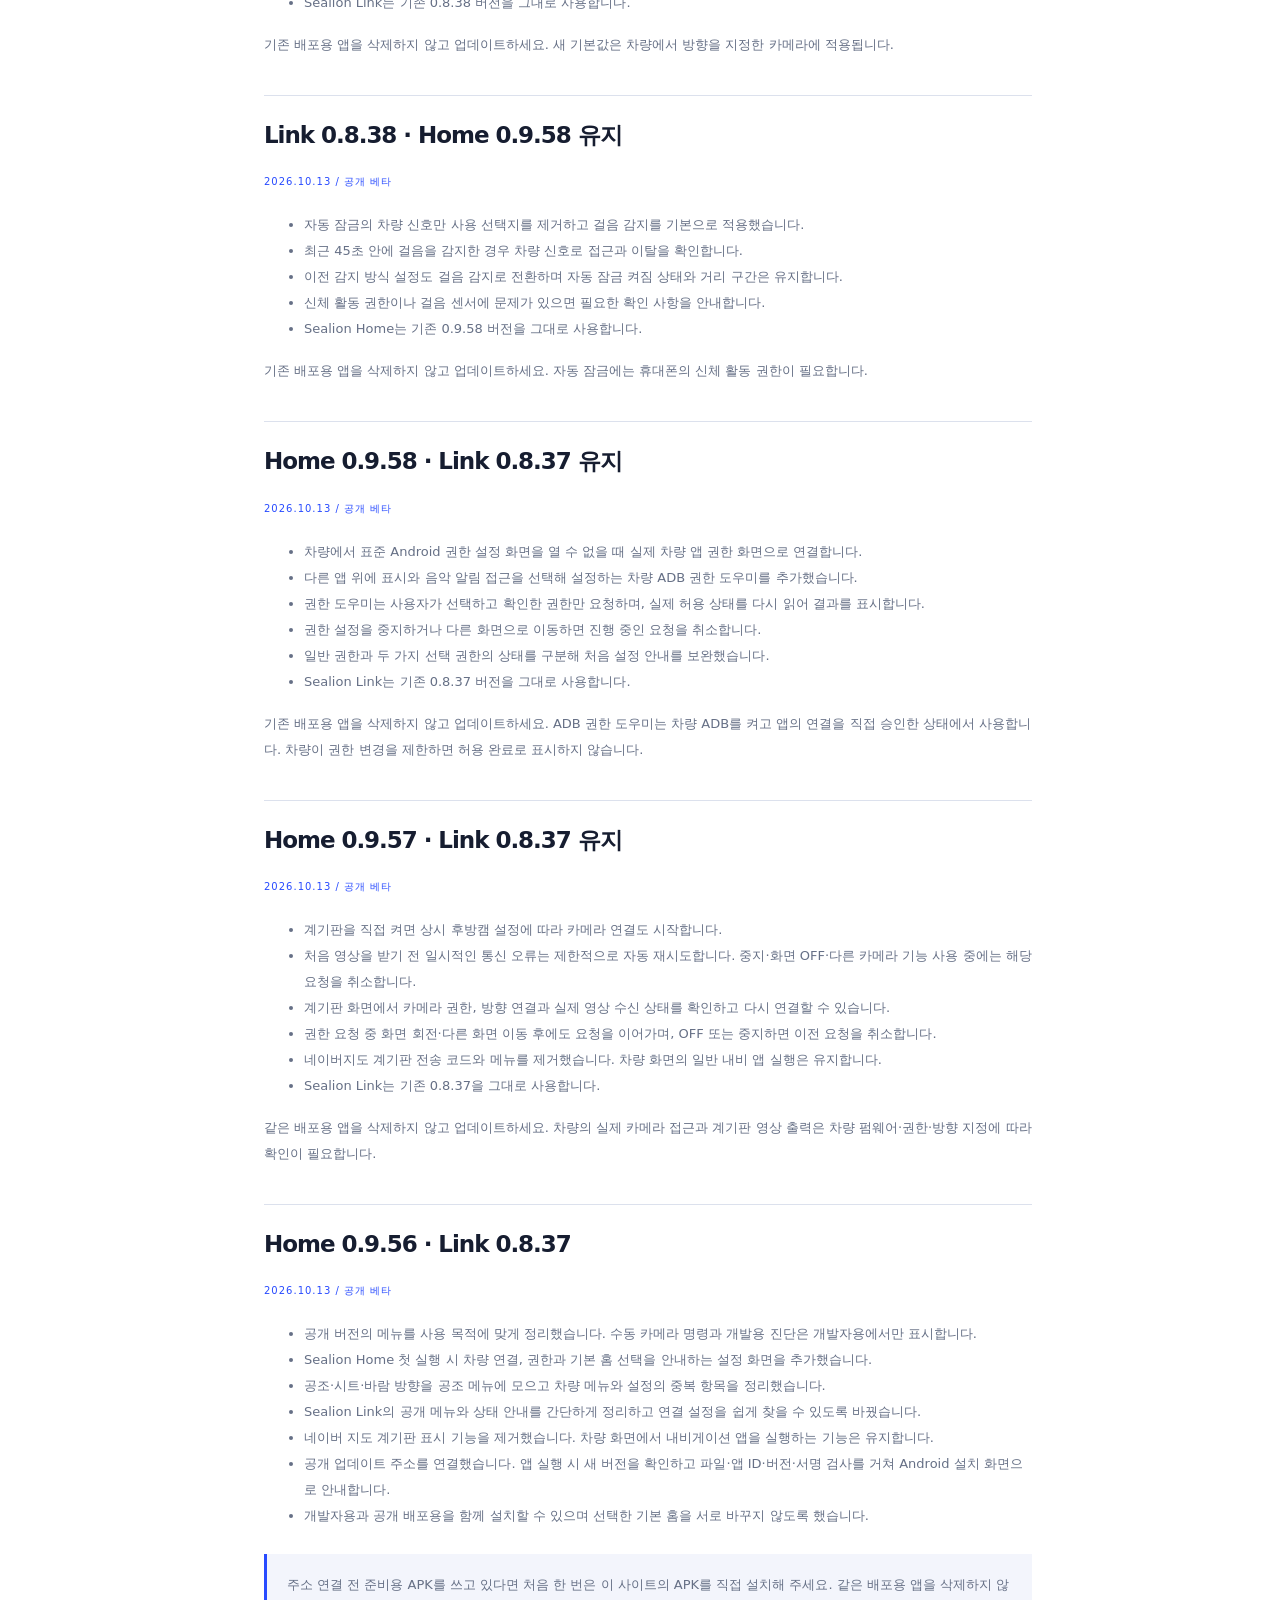
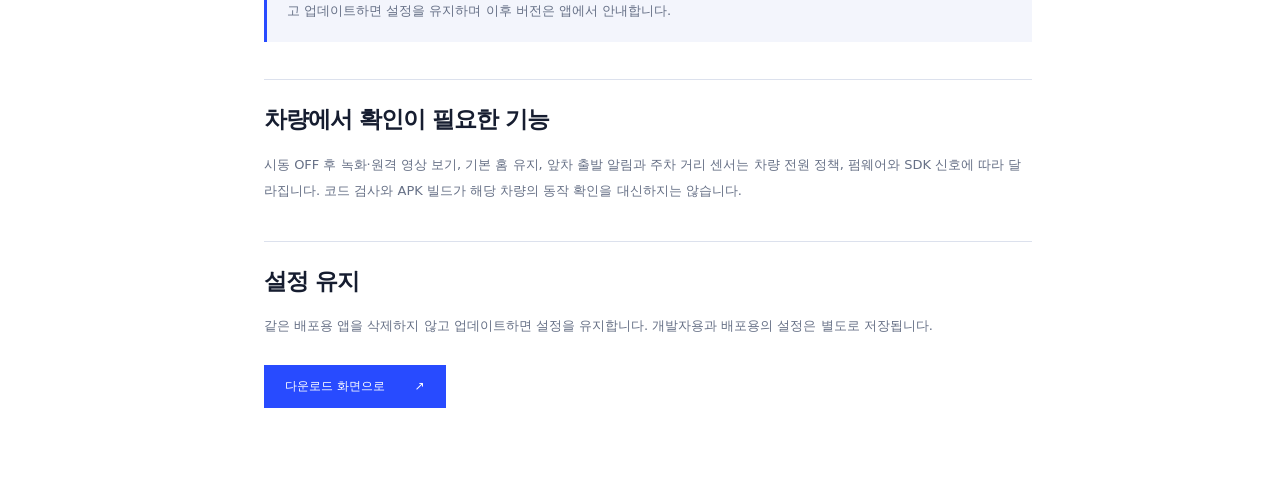
<file: site/release-notes.html>
<!doctype html><html lang="ko"><head><meta charset="utf-8"><meta name="viewport" content="width=device-width, initial-scale=1"><meta name="theme-color" content="#284bff"><title>변경 내용 — Sealion</title><link rel="icon" href="assets/mark.svg" type="image/svg+xml"><link rel="stylesheet" href="assets/site.css?v=launcher-brand"></head><body class="document-page"><a class="skip-link" href="#main">본문 바로가기</a><header class="site-rail">
  <a class="brand" href="index.html#start" aria-label="Sealion Launcher 소개 처음으로"><img src="assets/mark.svg" width="38" height="38" alt=""><span class="brand-name">Sealion Launcher</span></a>
  <p class="rail-caption">YOUR CAR.<br>YOUR WAY.</p>
  <nav aria-label="주 메뉴">
    <a href="index.html#start"><span>01</span>처음으로<i aria-hidden="true">↗</i></a>
    <a href="index.html#experience"><span>02</span>기능 탐색<i aria-hidden="true">↗</i></a>
    <a href="index.html#install"><span>03</span>설치 안내<i aria-hidden="true">↗</i></a>
    <a href="index.html#download"><span>04</span>다운로드<i aria-hidden="true">↗</i></a>
  </nav>
  <div class="rail-bottom"><span class="status-dot"></span>공개 베타<small>SEALION HOME + LINK<br>ANDROID / 2026</small></div>
</header><main id="main" class="article-layout"><a class="back-link" href="index.html">← 소개 화면으로</a><h1>변경 내용</h1><p class="article-intro">Sealion Home과 Sealion Link의 공개 버전 변경 사항입니다.</p><h2>Home 0.9.77 · Link 0.8.45 유지</h2><p class="eyebrow">2026.10.14 / 공개 베타</p><ul><li>Home 0.9.77: 내비만 별도 실행 화면에서 유지하며 센터와 계기판에 함께 표시하는 경로를 추가했습니다. 센터에서 홈으로 돌아가도 함께 보기를 직접 중지하기 전까지 내비 실행을 유지합니다.</li><li>Android 10 이상에서 실제 차량 ADB 연결, 선택한 내비의 실행 상태와 다중 화면 지원을 확인합니다. 지원하지 않거나 화면 전송이 끊기면 연결 상태를 안내합니다. 실차 화면 유지와 입력 동작은 차량에서 확인이 필요합니다.</li><li>후진·방향지시등 카메라가 표시되는 동안 계기판 카메라를 우선하고 종료되면 내비 표시로 돌아가도록 연결했습니다. 기존 블랙박스·주차 녹화·어라운드뷰 및 카메라 원본 코드는 유지합니다.</li><li>Link 0.8.45 설치 파일은 변경하지 않았습니다. 차량 본체가 완전히 꺼진 뒤의 녹화·원격 영상 수신에는 별도의 전원 유지가 필요하며 이번 내비 변경으로 보장하지 않습니다.</li></ul><h2>Home 0.9.76 · Link 0.8.45 유지</h2><p class="eyebrow">2026.10.14 / 공개 베타</p><ul><li>주행·주차 녹화의 Android 9 인코더 호환 처리를 보완했습니다. 실제 지원 해상도·프레임·비트레이트를 확인하고, 시작이 거부된 인코더를 종료한 뒤 다음 지원 후보를 순서대로 확인합니다. 차량별 실제 저장 확인은 필요합니다.</li><li>녹화 프레임 시간 전달 실패를 감지하고, 녹화 오류가 계기판 카메라·미리보기 입력까지 중지시키지 않도록 처리합니다.</li><li>녹화 요청만으로 저장 중이라고 표시하지 않습니다. 실제 새 파일 기록을 확인하며, 최초 중단 원인과 오류 코드를 유지합니다. 블랙박스의 ‘녹화 중단 원인 확인’에서 진단을 복사할 수 있습니다.</li><li>주차 녹화 시작·중지 버튼을 항상 보이도록 배치하고, 이전 녹화 기록과 현재 실행 상태를 구분했습니다. 별도 ‘12V 수신 확인’은 전원 유지 요청이나 카메라 녹화를 실행하지 않고 최신 조회 결과를 확인합니다.</li><li>12V SDK 초기화·조회 오류에서 같은 차량의 신뢰된 읽기 서비스 확인을 보완했습니다. 권한 거절·전압 단위 미확인·저전압은 계속 구분하며, 임의 전압 변환이나 보호 기준 변경은 하지 않습니다. 본체가 꺼지면 앱 녹화·폰 보기는 실행될 수 없습니다.</li><li>계기판 어라운드뷰 차량 그림과 주변 바닥을 함께 축소해 순정 정보 띠 안쪽 높이의 최대 64%에 차체가 표시되도록 조정했습니다. 저장한 실제 주변 범위·카메라 각도는 유지하며 차량별 정렬 확인이 필요합니다.</li><li>이번 버전은 녹화·전압 조회·어라운드뷰 크기 수정입니다. 내비 앱 자체의 계기판 이동 방식은 변경하지 않았습니다. Sealion Link는 기존 0.8.45를 유지합니다. 차량용 개발용·배포용의 수정 소스는 같습니다.</li></ul><h2>Home 0.9.75 · Link 0.8.45 유지</h2><p class="eyebrow">2026.10.14 / 공개 베타</p><ul><li>계기판 화면 공유에서 반복 ADB 요청의 오래된 종료 응답을 새 요청 오류로 처리하던 문제를 수정했습니다. 연결 재시도와 화면 교체 뒤에는 새로 받은 화면으로 상태를 확인합니다.</li><li>계기판 카메라 배경을 전체 영역에 표시하도록 복원했습니다. 차량 그림과 거리 숫자는 순정 정보 띠를 피해 표시합니다.</li><li>계기판 어라운드뷰 합성을 차체 모서리 기준으로 변경하고, 실제로 보이는 카메라 영역끼리 겹쳐 연결합니다. 저장한 바닥 범위를 줄이거나 영상을 늘이지 않고 화면 비율에 맞춥니다. 차량별 실제 정렬 확인은 필요합니다.</li><li>주행 녹화·주차 녹화·계기판 카메라·폰 주변 보기가 카메라 입력을 공유하도록 변경했습니다. 녹화나 폰 보기 허용을 시작할 때 계기판 카메라 서비스를 중지하던 충돌을 제거했습니다.</li><li>카메라 설정에서 버튼과 슬라이더 위로 스크롤할 때 안쪽 조절 목록과 바깥 페이지가 터치를 빼앗던 문제를 수정했습니다.</li><li>차량에서 폰 주변 보기의 ‘항상 허용’을 한 번 켜면 앱 재실행·재부팅 뒤에도 허용 설정을 복원합니다. 직접 끄거나 모든 카메라 기능을 중지하면 다시 켜지 않습니다. 등록된 폰 인증과 카메라 권한은 계속 확인합니다.</li><li>전원 유지 준비 상태에 실제 12V 조회 실패·권한·연결 단계가 표시되도록 개선했습니다. 차량 본체가 완전히 꺼지면 앱도 실행되지 않으므로 시동 OFF 녹화와 원격 보기는 실제 본체 전원 유지가 확인돼야 합니다.</li><li>Sealion Link는 기존 0.8.45를 유지합니다. 차량용 개발용·배포용의 카메라 기능 수정 소스는 같습니다. 실차 계기판·카메라 정렬·시동 OFF 전원 유지는 별도 확인이 필요합니다.</li></ul><h2>Link 0.8.45 · Home 0.9.74 유지</h2><p class="eyebrow">2026.10.14 / 공개 베타</p><ul><li>Link 0.8.45: 실제 가까운 차량 신호를 확인했는데도 접근 구간의 가장 강한 끝값에 도달하지 않아 자동 잠금이 준비되지 않던 조건을 수정했습니다. 기존 신호 구간과 열림·잠금 설정은 유지합니다.</li><li>차량 Bluetooth 연결 전후와 잠깐의 BLE 수신 중단에서 실제 가까운 위치 기록을 최대 2분 유지합니다. 연결이 해제된 뒤 새 이탈 신호와 최근 걸음을 확인해야 잠금 요청을 보냅니다. 신호가 사라진 것만으로 잠그지 않습니다.</li><li>BLE 검색이 등록돼 있지만 차량 신호가 들어오지 않는 상태에서는 제한된 간격으로 검색을 다시 시작합니다. 이전 검색의 늦은 결과·오류가 현재 감지를 중단하지 않도록 수정했습니다.</li><li>처음 신호를 기다리는 상태와 신호가 끊겨 다시 검색하는 상태를 구분합니다. 공용 업데이트의 APK 재검증과 설치 화면 대체 동작도 포함합니다. 실제 휴대폰의 BLE 재수신과 차량의 자동 잠금 성공은 실차 확인이 필요합니다. 차량용 Home 0.9.74는 같은 파일을 유지합니다.</li></ul><h2>Home 0.9.74 · Link 0.8.44 유지</h2><p class="eyebrow">2026.10.14 / 공개 베타</p><ul><li>Home 0.9.74: 계기판의 카메라 영상을 중앙 표시 영역에 배치해 순정 상·하단 표시가 차 그림과 거리 숫자를 가리지 않도록 수정했습니다. 탑뷰 32% · 후방 영상 68% 배치는 유지합니다.</li><li>탑뷰에서 앞뒤 보기 범위를 강제로 줄이던 확대를 제거했습니다. 저장한 앞뒤 보기 범위가 실제 표시 범위에 적용되며 설정에서 각각 조절할 수 있습니다.</li><li>‘탑뷰 기본값 적용 · 네 방향’ 버튼을 미리보기 위에 고정하고 현재 네 방향의 렌즈 보정 종류·높이·각도와 미저장 상태를 표시합니다. 기존 저장 보정값은 자동으로 덮어쓰지 않습니다.</li><li>평평한 바닥의 실제 주차선과 네 방향 영상을 확인한 뒤 설정을 저장해 주세요. 실차의 주차선 이음새 정합은 추가 확인이 필요합니다. 이전 버전의 업데이트 설치 대체 경로와 Link 0.8.44는 유지합니다.</li></ul><h2>Home 0.9.73 · Link 0.8.44 유지</h2><p class="eyebrow">2026.10.14 / 공개 베타</p><ul><li>Home 0.9.73: 설치 권한을 허용했는데도 APK 설치 화면이 열리지 않는 차량을 위해 설치 전용 동작과 Android 설치 세션 대체 경로를 추가했습니다. 최종 설치는 Android 확인 화면에서 직접 승인합니다.</li><li>설치 세션을 준비하기 전에 서명된 업데이트 정보와 APK의 앱 ID·버전·서명·크기·해시를 다시 검사합니다. 설치 준비·승인 대기·실패 원인을 구분해서 표시합니다.</li><li>현재 설치된 구버전에서 설치 화면이 열리지 않으면 이번 APK는 기존에 사용하던 파일 관리자 또는 ADB 설치 방식으로 한 번 직접 설치해야 합니다. 같은 종류의 앱을 삭제하지 않고 업데이트해 주세요.</li><li>카메라·계기판 어라운드뷰·화면 공유 설정과 Link 0.8.44는 유지합니다. 실제 차량의 Android 설치 확인 화면 지원은 실차 확인이 필요합니다.</li></ul><h2>Home 0.9.72 · Link 0.8.44 유지</h2><p class="eyebrow">2026.10.14 / 공개 베타</p><ul><li>Home 0.9.72: 계기판 어라운드뷰에 자체 제작한 흰색 차량 그림을 추가하고 탑뷰 32% · 후방 68% 배치와 가까운 앞뒤 보기로 탑뷰를 확대했습니다. 기존 카메라 연결·각도·렌즈 보정값은 유지합니다.</li><li>후진 화면의 거리 표시에서 위치 이름을 제거하고 숫자만 표시합니다. 단위가 확인된 센서만 cm를 표시하며 계기판 하단에 가리지 않도록 여백을 조정했습니다.</li><li>Android 공유 승인 화면이 없는 차량에 명시적으로 시작하는 차량 ADB 화면 공유 경로를 추가했습니다. 기존 승인된 연결로 센터 내비를 유지하며 최대 초당 2회 갱신합니다. 후진·방향지시등 카메라 중에는 공유 캡처를 쉽니다.</li><li>실제 차량의 ADB 화면 캡처 지원과 계기판 출력은 실차 확인이 필요합니다. Link 0.8.44는 그대로 유지합니다.</li></ul><h2>Home 0.9.71 · Link 0.8.44 유지</h2><p class="eyebrow">2026.10.14 / 공개 베타</p><ul><li>Home 0.9.71: 차량 원본 네 방향 카메라의 탑뷰 기본 각도·위치·높이와 카메라별 렌즈 보정 프로필을 추가했습니다. 새로 연결하는 지원 원본 카메라에 사용하며 실제 미리보기 확인이 필요합니다.</li><li>어라운드뷰의 ‘탑뷰 기본값 적용 · 네 방향’에서 기본 프로필을 불러올 수 있습니다. 기존에 저장한 값은 자동으로 덮어쓰지 않으며 미리보기를 확인하고 저장해야 변경됩니다.</li><li>카메라별 초점거리·중심·왜곡 계수를 사용하는 지면 투영을 추가했습니다. 기존에 저장한 어안 보정 방식도 유지합니다. 차량별 광학 차이와 바닥 위 물체의 늘어남·합성 경계는 실차에서 확인이 필요합니다.</li><li>일반 원본 카메라의 앞·뒤·좌·우 시선 기본 각도는 수평 0도로, 좌우 카메라의 기본 반전은 켜짐으로 설정했습니다. ‘방향별 기본 각도 적용’으로 현재 방향에 적용하고 저장할 수 있습니다. 기존 보정값은 유지합니다.</li><li>Sealion Link 배포용 0.8.44는 그대로 유지합니다.</li></ul><h2>Home 0.9.70 · Link 0.8.44 유지</h2><p class="eyebrow">2026.10.14 / 공개 베타</p><ul><li>Home 0.9.70: 카메라 홈과 계기판 카메라 메뉴에 ‘각도·확대·회전·평탄화’ 바로가기를 추가했습니다. 방향별 화면 조절 위치로 바로 이동합니다.</li><li>‘정밀 보정’에 접혀 있던 카메라 각도, 확대, 90도 회전, 반전, 렌즈 평탄화, 중심과 밝기·대비 조절을 처음부터 표시합니다. 조절 목록을 스크롤해 사용할 수 있습니다.</li><li>앞·뒤·왼쪽·오른쪽을 선택해 미리보기를 보면서 조절하고 ‘설정 저장’을 누르세요. 기존 카메라 연결과 저장한 보정값은 유지합니다.</li><li>일반 계기판 카메라·녹화 영상 보정과 탑뷰 합성 화면 맞추기의 안내를 구분했습니다. 탑뷰 합성은 ‘계기판 어라운드뷰 · 화면 맞추기’에서 조절합니다.</li><li>Sealion Link 배포용 0.8.44는 그대로 유지합니다.</li></ul><h2>Home 0.9.69 · Link 0.8.44 유지</h2><p class="eyebrow">2026.10.14 / 공개 베타</p><ul><li>Home 0.9.69: ‘설정 → 차량’과 ‘카메라 → 계기판 카메라’에 ‘계기판 어라운드뷰’ 켜기·끄기를 추가했습니다. 끄더라도 저장한 화면 보정값은 유지됩니다.</li><li>후진 어라운드뷰 배치를 탑뷰 18% · 후방 영상 82%로 바꾸고, 후방 센서 표시도 후방 영상 영역에 맞췄습니다.</li><li>탑뷰에서 원본 영상의 위·아래 좌표를 읽는 방식을 수정했습니다. 이전 화면 보정값은 유지되며, 새 영상에서 화면 맞춤을 다시 확인해야 켤 수 있습니다.</li><li>네 방향 카메라의 실제 영상과 화면 맞춤 확인이 필요합니다. 영상이 끊기면 기존 후진 3분할로 돌아갑니다. 차량별 광학 보정과 실차 표시 품질은 확인이 필요합니다.</li><li>Sealion Link 배포용 0.8.44는 그대로 유지합니다.</li></ul><h2>Home 0.9.68 · Link 0.8.44 유지</h2><p class="eyebrow">2026.10.14 / 공개 베타</p><ul><li>카메라의 차량 ADB 연결 실패를 카메라 권한이나 차량 지원 문제로 잘못 안내하던 문구를 수정했습니다.</li><li>카메라 설정의 ‘연결 문제 확인’에서 실제 실패 상세를 바로 확인할 수 있습니다.</li><li>개발용과 배포용의 첫 ADB 승인은 각각 필요하다는 안내를 추가했습니다. 같은 앱을 삭제하지 않고 업데이트하면 기존 승인 키와 설정을 유지합니다.</li><li>이 버전은 연결 오류 확인과 안내를 수정했습니다. 실제 차량 카메라 작동 및 시동 OFF 녹화는 차량에서 확인해야 합니다.</li><li>Sealion Link 배포용은 0.8.44를 유지합니다.</li></ul><h2>Home 0.9.67 · Link 0.8.44</h2><p class="eyebrow">2026.10.14 / 공개 베타</p><ul><li>공개 사이트와 앱의 업데이트 주소를 https://rimin-launcher.github.io/로 변경했습니다.</li><li>이전 주소를 사용하는 배포용 앱은 새 사이트에서 이번 버전 APK를 한 번 직접 설치해 주세요. 앱을 삭제하지 않고 같은 배포용으로 업데이트하면 설정을 유지합니다.</li><li>내비 동시 표시, 카메라, 주차 녹화와 자동 잠금 기능 코드는 이전 버전 그대로 유지합니다.</li><li>개인 개발용 Home 0.9.66과 Link 0.8.43은 기존 파일과 개인 다운로드를 그대로 사용할 수 있습니다.</li></ul><h2>Home 0.9.66 · Link 0.8.43</h2><p class="eyebrow">2026.10.14 / 공개 베타</p><ul><li>센터 화면을 계기판에도 공유하는 메뉴를 추가했습니다. 내비 앱은 센터 화면에서 계속 사용합니다. 차량의 Android 화면 공유 지원과 최초 공유 승인이 필요합니다.</li><li>후진 화면에 4방향 카메라 영상을 바닥 기준으로 합성하는 탑뷰와 후방 영상을 함께 표시하는 옵션을 추가했습니다. 실제 영상을 보며 화면을 맞추고 확인한 뒤 사용합니다.</li><li>탑뷰 설정을 마치지 않았거나 4방향 영상 중 하나라도 없으면 기존 후진 3분할 화면으로 돌아갑니다.</li><li>계기판 후진 화면의 뒤쪽 센서값을 세 위치로 크게 표시합니다. cm 표시는 해당 차량에서 실제 단위를 확인한 뒤 설정합니다.</li><li>휴대폰의 오래된 걸음 이벤트가 늦게 전달되면 새 걸음으로 처리하던 문제를 수정했습니다. 실제 걸음 발생 시각으로 자동 잠금 조건을 확인합니다.</li><li>이전 버전의 주차 녹화 재연결과 자동 잠금 설정 유지 수정을 포함합니다. 같은 개발용 또는 배포용 앱을 삭제하지 않고 업데이트하세요.</li></ul><p>센터·계기판 실제 동시 출력, 차량별 탑뷰 화면 맞춤, 센서 단위와 시동 OFF 녹화·원격 영상은 실차 확인이 필요합니다. 설치 파일 검사와 빌드 통과가 차량에서의 동작 확인을 대신하지 않습니다.</p><h2>Home 0.9.65 · Link 0.8.42</h2><p class="eyebrow">2026.10.13 / 공개 베타</p><ul><li>주차 카메라 영상이 잠깐 끊길 때 녹화를 바로 종료하지 않고 같은 세션에서 재연결을 기다리도록 수정했습니다.</li><li>주행 녹화·후측방 카메라만 끄는 명령이 주차 녹화를 함께 중지하던 문제를 수정했습니다.</li><li>주차 녹화의 마지막 확인 상태·영상 저장 시각과 중지 사유를 다시 확인할 수 있습니다.</li><li>차량 연결이 끝난 뒤 이전 속도 신호가 다시 표시되던 문제를 수정했습니다.</li><li>폰에서 자동 잠금 시작을 누른 뒤 감지 권한을 허용하면 시작 요청이 이어지도록 수정했습니다.</li><li>같은 개발용 또는 배포용 앱을 삭제하지 않고 업데이트하세요. 등록한 차량과 저장한 설정을 유지합니다.</li></ul><p>시동 OFF 후 녹화는 차량 본체와 카메라 전원이 유지되어야 합니다. 전원 유지 요청의 등록과 실제 시동 OFF 녹화는 별도로 확인해 주세요.</p><h2>Home 0.9.64 · Link 0.8.41 유지</h2><p class="eyebrow">2026.10.13 / 공개 베타</p><ul><li>차량 카메라 연결을 기존 영상 수신 방식으로 복원했습니다.</li><li>첫 설정의 차량 연결 상태 판정을 실제 수신 신호에 맞게 수정했습니다.</li><li>차량에서 설치 허용 설정 화면이 열리지 않을 때 권한 도우미를 직접 선택할 수 있도록 수정했습니다.</li><li>등록한 차량, 앱 연결과 저장한 설정을 유지합니다. 같은 배포용 앱을 삭제하지 않고 업데이트하세요.</li><li>Sealion Link는 기존 0.8.41 버전을 그대로 사용합니다.</li></ul><p>Sealion Home만 업데이트하세요. 카메라 영상과 차량 연결은 해당 차량에서 확인해 주세요. 권한 도우미의 요청과 실제 설치는 직접 승인해야 합니다.</p><h2>Home 0.9.63 · Link 0.8.41 유지</h2><p class="eyebrow">2026.10.13 / 공개 베타</p><ul><li>차량에 설치된 카메라 SDK의 연결 경로와 초기화 호환성을 개선했습니다.</li><li>카메라 연결 실패 시 권한, 연결 경로와 영상 수신 상태를 구분해 안내합니다.</li><li>등록한 차량, 앱 연결과 저장한 설정을 유지합니다. 같은 배포용 앱을 삭제하지 않고 업데이트하세요.</li><li>Sealion Link는 기존 0.8.41 버전을 그대로 사용합니다.</li></ul><p>Sealion Home만 업데이트하세요. 카메라 지원과 실제 영상 수신은 차량 펌웨어와 권한에 따라 실차 확인이 필요합니다.</p><h2>Home 0.9.62 · Link 0.8.41</h2><p class="eyebrow">2026.10.13 / 공개 베타</p><ul><li>앱 코드 난독화와 배포용 디버깅 비활성화를 적용했습니다.</li><li>차량 카메라, 화면 공유와 자동 문 제어의 기존 동작을 유지합니다.</li><li>등록한 차량, 앱 연결과 저장한 설정을 유지합니다. 같은 배포용 앱을 삭제하지 않고 업데이트하세요.</li></ul><p>Sealion Home 0.9.62와 Sealion Link 0.8.41을 함께 업데이트하세요. 기존 배포용 앱을 삭제하지 않고 업데이트하면 연결과 설정을 유지합니다.</p><h2>Home 0.9.61 · Link 0.8.40</h2><p class="eyebrow">2026.10.13 / 공개 베타</p><ul><li>화면 공유 중 영상이 계속 움직일 때 연결 확인이 끊겨 종료되는 문제를 수정했습니다.</li><li>일시적인 화면 공유 연결 끊김에는 기존 공유 세션으로 다시 연결합니다. 사용자 중지와 공유 권한 종료는 재연결하지 않습니다.</li><li>배포용 차량 카메라에 ADB를 통한 호환 연결을 추가하고, 연결 설정과 방향별 미리보기를 제공합니다.</li><li>카메라가 연결되지 않아도 연결 변경과 다시 찾기 버튼이 보이도록 수정했습니다.</li><li>카메라 권한이 없을 때 먼저 권한을 요청하고, 실제 영상을 받은 뒤에만 영상 수신으로 표시합니다.</li><li>배포용 카메라 호환 연결은 최대 가로 640픽셀·초당 15프레임입니다. 차량에서 실제 지원 여부를 확인해 주세요.</li><li>기존 자동 잠금, 차량 등록과 저장한 설정을 유지합니다. 두 앱 모두 같은 종류로 삭제하지 않고 업데이트하세요.</li></ul><p>두 앱을 함께 업데이트하세요. 차량에서는 카메라 → 설정 → 차량 카메라 연결·ADB 설정에서 연결을 승인하고 방향별 실제 미리보기를 확인해 주세요. 차량 카메라와 네트워크 복구 동작은 실차 확인이 필요합니다.</p><h2>Link 0.8.39 · Home 0.9.60 유지</h2><p class="eyebrow">2026.10.13 / 공개 베타</p><ul><li>차량 오디오가 연결되지 않은 동안 등록한 차량 BLE 신호를 계속 빠르게 검색합니다.</li><li>앱 시작과 업데이트 직후 걸음이 아직 감지되지 않았을 때 신호 검색이 느려지는 동작을 수정했습니다.</li><li>문 열림·잠금에는 최근 걸음, 실제 차량 신호와 접근·이탈 확인이 계속 필요합니다.</li><li>자동 잠금 사용 여부, 등록한 차량과 신호 구간 설정을 유지합니다.</li><li>신호 대기 상태를 차량 절전 때문이라고 추정하던 안내를 실제 검색 상태 안내로 바꿨습니다.</li><li>Sealion Home은 기존 0.9.60 버전을 그대로 사용합니다.</li></ul><p>기존 앱을 삭제하지 않고 같은 배포용 또는 개발자용으로 업데이트하세요. 실제 시동 OFF 상태의 BLE 수신은 차량에서 확인이 필요합니다. 차량 신호를 받지 못하면 자동 문 제어를 보류합니다.</p><h2>Home 0.9.60 · Link 0.8.38 유지</h2><p class="eyebrow">2026.10.13 / 공개 베타</p><ul><li>차량에서 업데이트 설치 권한 설정 화면을 열 수 없을 때 ADB 권한 도우미로 연결합니다.</li><li>설정의 업데이트 설치 허용에서 현재 앱의 설치 권한을 직접 확인하고 선택해 요청할 수 있습니다.</li><li>권한은 Android 실제 상태를 확인하며 업데이트 파일의 서명 확인과 최종 설치 승인 절차를 유지합니다.</li><li>기존 버전에서 설정 화면을 열 수 없다면 APK를 차량 파일 관리자에서 한 번 직접 업데이트하세요.</li><li>Sealion Link는 기존 0.8.38 버전을 그대로 사용합니다.</li></ul><p>기존 배포용 앱을 삭제하지 않고 업데이트하세요. 차량 ADB는 먼저 켜고 이 앱의 연결을 직접 승인해야 합니다.</p><h2>Home 0.9.59 · Link 0.8.38 유지</h2><p class="eyebrow">2026.10.13 / 공개 베타</p><ul><li>새 설치에서 왼쪽 후측방 카메라의 기울기 31도, 좌우 시선 -48도, 위아래 시선 10도를 기본으로 사용합니다.</li><li>오른쪽 후측방 카메라는 기울기 -30도, 좌우 시선 50도, 위아래 시선 9도를 기본으로 사용합니다.</li><li>양쪽 후측방 카메라에 좌우 반전, 어안 렌즈 평탄화 강도 1.00과 렌즈 추정 화각 190도를 기본 적용합니다.</li><li>기존에 저장한 카메라 보정값은 유지하며 기본 구도 적용과 보정 초기화에서 새 기본값을 선택할 수 있습니다.</li><li>Sealion Link는 기존 0.8.38 버전을 그대로 사용합니다.</li></ul><p>기존 배포용 앱을 삭제하지 않고 업데이트하세요. 새 기본값은 차량에서 방향을 지정한 카메라에 적용됩니다.</p><h2>Link 0.8.38 · Home 0.9.58 유지</h2><p class="eyebrow">2026.10.13 / 공개 베타</p><ul><li>자동 잠금의 차량 신호만 사용 선택지를 제거하고 걸음 감지를 기본으로 적용했습니다.</li><li>최근 45초 안에 걸음을 감지한 경우 차량 신호로 접근과 이탈을 확인합니다.</li><li>이전 감지 방식 설정도 걸음 감지로 전환하며 자동 잠금 켜짐 상태와 거리 구간은 유지합니다.</li><li>신체 활동 권한이나 걸음 센서에 문제가 있으면 필요한 확인 사항을 안내합니다.</li><li>Sealion Home는 기존 0.9.58 버전을 그대로 사용합니다.</li></ul><p>기존 배포용 앱을 삭제하지 않고 업데이트하세요. 자동 잠금에는 휴대폰의 신체 활동 권한이 필요합니다.</p><h2>Home 0.9.58 · Link 0.8.37 유지</h2><p class="eyebrow">2026.10.13 / 공개 베타</p><ul><li>차량에서 표준 Android 권한 설정 화면을 열 수 없을 때 실제 차량 앱 권한 화면으로 연결합니다.</li><li>다른 앱 위에 표시와 음악 알림 접근을 선택해 설정하는 차량 ADB 권한 도우미를 추가했습니다.</li><li>권한 도우미는 사용자가 선택하고 확인한 권한만 요청하며, 실제 허용 상태를 다시 읽어 결과를 표시합니다.</li><li>권한 설정을 중지하거나 다른 화면으로 이동하면 진행 중인 요청을 취소합니다.</li><li>일반 권한과 두 가지 선택 권한의 상태를 구분해 처음 설정 안내를 보완했습니다.</li><li>Sealion Link는 기존 0.8.37 버전을 그대로 사용합니다.</li></ul><p>기존 배포용 앱을 삭제하지 않고 업데이트하세요. ADB 권한 도우미는 차량 ADB를 켜고 앱의 연결을 직접 승인한 상태에서 사용합니다. 차량이 권한 변경을 제한하면 허용 완료로 표시하지 않습니다.</p><h2>Home 0.9.57 · Link 0.8.37 유지</h2><p class="eyebrow">2026.10.13 / 공개 베타</p><ul><li>계기판을 직접 켜면 상시 후방캠 설정에 따라 카메라 연결도 시작합니다.</li><li>처음 영상을 받기 전 일시적인 통신 오류는 제한적으로 자동 재시도합니다. 중지·화면 OFF·다른 카메라 기능 사용 중에는 해당 요청을 취소합니다.</li><li>계기판 화면에서 카메라 권한, 방향 연결과 실제 영상 수신 상태를 확인하고 다시 연결할 수 있습니다.</li><li>권한 요청 중 화면 회전·다른 화면 이동 후에도 요청을 이어가며, OFF 또는 중지하면 이전 요청을 취소합니다.</li><li>네이버지도 계기판 전송 코드와 메뉴를 제거했습니다. 차량 화면의 일반 내비 앱 실행은 유지합니다.</li><li>Sealion Link는 기존 0.8.37을 그대로 사용합니다.</li></ul><p>같은 배포용 앱을 삭제하지 않고 업데이트하세요. 차량의 실제 카메라 접근과 계기판 영상 출력은 차량 펌웨어·권한·방향 지정에 따라 확인이 필요합니다.</p><h2>Home 0.9.56 · Link 0.8.37</h2><p class="eyebrow">2026.10.13 / 공개 베타</p><ul><li>공개 버전의 메뉴를 사용 목적에 맞게 정리했습니다. 수동 카메라 명령과 개발용 진단은 개발자용에서만 표시합니다.</li><li>Sealion Home 첫 실행 시 차량 연결, 권한과 기본 홈 선택을 안내하는 설정 화면을 추가했습니다.</li><li>공조·시트·바람 방향을 공조 메뉴에 모으고 차량 메뉴와 설정의 중복 항목을 정리했습니다.</li><li>Sealion Link의 공개 메뉴와 상태 안내를 간단하게 정리하고 연결 설정을 쉽게 찾을 수 있도록 바꿨습니다.</li><li>네이버 지도 계기판 표시 기능을 제거했습니다. 차량 화면에서 내비게이션 앱을 실행하는 기능은 유지합니다.</li><li>공개 업데이트 주소를 연결했습니다. 앱 실행 시 새 버전을 확인하고 파일·앱 ID·버전·서명 검사를 거쳐 Android 설치 화면으로 안내합니다.</li><li>개발자용과 공개 배포용을 함께 설치할 수 있으며 선택한 기본 홈을 서로 바꾸지 않도록 했습니다.</li></ul><div class="notice"><p>주소 연결 전 준비용 APK를 쓰고 있다면 처음 한 번은 이 사이트의 APK를 직접 설치해 주세요. 같은 배포용 앱을 삭제하지 않고 업데이트하면 설정을 유지하며 이후 버전은 앱에서 안내합니다.</p></div><h2>차량에서 확인이 필요한 기능</h2><p>시동 OFF 후 녹화·원격 영상 보기, 기본 홈 유지, 앞차 출발 알림과 주차 거리 센서는 차량 전원 정책, 펌웨어와 SDK 신호에 따라 달라집니다. 코드 검사와 APK 빌드가 해당 차량의 동작 확인을 대신하지는 않습니다.</p><h2>설정 유지</h2><p>같은 배포용 앱을 삭제하지 않고 업데이트하면 설정을 유지합니다. 개발자용과 배포용의 설정은 별도로 저장됩니다.</p><a class="button primary" href="index.html#download">다운로드 화면으로 <span>↗</span></a></main></body></html>
</file>
<file: site/assets/site.css>
@charset "UTF-8";
:root{--ink:#161d30;--blue:#284bff;--paper:#fff;--muted:#667086;--line:#dce1ed;--soft:#f3f5fc;--orange:#ff653b;--rail:198px}
*{box-sizing:border-box}html{scroll-behavior:smooth;scroll-padding-top:22px}body{margin:0;background:var(--paper);color:var(--ink);font-family:"Pretendard","Noto Sans KR","Malgun Gothic",system-ui,sans-serif;line-height:1.6;-webkit-font-smoothing:antialiased}a{color:inherit;text-decoration:none}button{font:inherit;cursor:pointer;color:inherit}button,a,summary{-webkit-tap-highlight-color:transparent}h1,h2,h3,p{margin:0}img{display:block;max-width:100%}[hidden]{display:none!important}::selection{background:#d8dfff;color:var(--ink)}button:focus-visible,a:focus-visible,summary:focus-visible{outline:3px solid var(--orange);outline-offset:5px}.skip-link{position:fixed;left:14px;top:-70px;z-index:20;background:var(--ink);color:#fff;padding:12px 18px}.skip-link:focus{top:12px}
.site-rail{position:fixed;inset:0 auto 0 0;width:var(--rail);padding:34px 23px 27px;border-right:1px solid var(--line);background:var(--paper);z-index:5;display:flex;flex-direction:column}.brand{display:flex;gap:8px;align-items:center;font-size:25px;font-weight:850;letter-spacing:-1.5px;line-height:1}.brand img{width:30px;height:38px}.brand-name{min-width:0;line-height:1.15}.brand img{flex-shrink:0}.rail-caption{font-size:11px;font-weight:800;letter-spacing:.14em;line-height:1.7;margin-top:29px;color:var(--muted)}.site-rail nav{display:grid;margin-top:74px;gap:6px}.site-rail nav a{display:flex;align-items:center;gap:11px;min-height:49px;border-bottom:1px solid var(--line);font-size:13px;font-weight:650}.site-rail nav a>span{font-size:10px;color:var(--muted);font-variant-numeric:tabular-nums}.site-rail nav i{font-style:normal;margin-left:auto;opacity:0}.site-rail nav a[aria-current]{color:var(--blue);border-color:var(--blue)}.site-rail nav a[aria-current] i,.site-rail nav a:hover i{opacity:1}.rail-bottom{margin-top:auto;font-size:10px;color:var(--muted);padding-top:40px}.rail-bottom small{font-size:9px;display:block;margin-top:21px;letter-spacing:.07em;line-height:1.9}.status-dot{display:inline-block;width:6px;height:6px;border-radius:50%;background:var(--orange);margin-right:7px;flex-shrink:0}main,.site-footer{margin-left:var(--rail)}.page-meta{display:flex;justify-content:space-between;padding:27px 0 21px;border-bottom:1px solid var(--line);font-size:10px;letter-spacing:.08em;font-weight:650;color:var(--muted)}.opening{padding:0 54px}.section-code{font-size:10px;letter-spacing:.15em;font-weight:750;color:var(--blue);line-height:1.6}.opening-copy{padding:38px 0 32px}.opening h1{font-size:clamp(60px,5.9vw,94px);letter-spacing:-.075em;line-height:1.18;font-weight:900;margin-top:22px}.opening h1>span,.chapter h2>span{color:var(--blue)}.opening-bottom{display:flex;justify-content:space-between;align-items:end;gap:25px;margin-top:23px}.opening-description{font-size:13px;line-height:1.9;color:var(--muted)}.opening-description strong{color:var(--ink);font-weight:650}.action{min-height:51px;display:inline-flex;align-items:center;justify-content:space-between;gap:42px;padding:12px 21px;border:1px solid var(--ink);font-size:12px;font-weight:700;line-height:1.6;background:transparent}.action span{font-size:20px;font-weight:400}.action.solid{background:var(--blue);color:#fff;border-color:var(--blue)}.action:hover{background:var(--ink);color:#fff;border-color:var(--ink)}.connection-poster{position:relative;display:grid;grid-template-columns:1fr 2.15fr 1fr;align-items:center;gap:14px;background:var(--blue);color:white;min-height:194px;padding:22px 36px 33px}.connection-label>span{font-size:8px;letter-spacing:.15em;display:block;margin-bottom:7px}.connection-label strong{display:block;font-size:clamp(35px,3.6vw,62px);font-weight:850;letter-spacing:-.05em;line-height:1.2}.connection-label:last-of-type{text-align:right}.connection-poster svg{width:100%;max-height:140px}.connection-poster svg>path{fill:none;stroke:#a7b7ff;stroke-width:2}.connection-poster svg>circle{fill:#fff;stroke:none}.connection-poster svg>circle:nth-of-type(3){fill:var(--orange)}.connection-poster svg .connection-plus{stroke:white;stroke-width:2}.poster-caption{position:absolute;left:36px;bottom:15px;font-size:7px;letter-spacing:.14em;color:#d7dfff}.product-index{display:grid;grid-template-columns:1fr 1fr .86fr;border-bottom:1px solid var(--ink);min-height:111px}.product-index>a{display:flex;align-items:center;gap:17px;padding:22px 18px 22px 0}.product-index>a+a,.system-note{border-left:1px solid var(--line);padding-left:24px}.product-index>a>span{font-size:38px;color:var(--blue);font-weight:900;line-height:1}.product-index small{display:block;font-size:9px;color:var(--muted);margin-bottom:4px}.product-index strong{font-size:17px;font-weight:800;letter-spacing:-.04em}.product-index i{font-style:normal;margin-left:auto;font-size:21px;color:var(--blue)}.product-index>a:hover strong{color:var(--blue)}.system-note{display:flex;flex-direction:column;justify-content:center}.system-note strong{font-size:14px}.system-note>span{font-size:10px;color:var(--muted);line-height:1.8;margin-top:6px}
.chapter{padding:77px 54px}.chapter-heading{margin-bottom:36px}.chapter h2,.downloads h2{font-size:clamp(30px,3.1vw,48px);font-weight:850;letter-spacing:-.065em;line-height:1.3;margin-top:17px}.chapter-heading>p:last-child:not(.section-code){color:var(--muted);font-size:13px;line-height:1.9;margin-top:15px}.experience{padding-bottom:72px}.feature-selector{display:grid;grid-template-columns:repeat(4,1fr);border:1px solid var(--line)}.feature-selector button{min-height:66px;border:0;border-right:1px solid var(--line);background:#fff;font-size:12px;font-weight:700;display:flex;align-items:center;justify-content:center;gap:13px}.feature-selector button:last-child{border-right:0}.feature-selector button>span{font-size:9px;color:var(--muted);font-weight:500}.feature-selector button[aria-selected=true]{background:var(--ink);color:white}.feature-selector button[aria-selected=true]>span{color:#acb9da}.feature-selector button:hover{box-shadow:inset 0 -3px var(--blue)}.feature-stage{border:1px solid var(--line);border-top:0}.feature-panel{display:grid;grid-template-columns:.88fr 1.12fr;min-height:440px}.feature-art{position:relative;background:var(--soft);min-height:390px;margin:26px 0 26px 26px;overflow:hidden;display:flex;align-items:center;justify-content:center}.art-caption{position:absolute;left:22px;top:20px;font-size:8px;letter-spacing:.13em;line-height:1.7;font-weight:700;color:var(--muted)}.art-word{position:absolute;left:22px;bottom:19px;font-size:11px;letter-spacing:.06em;font-weight:750;color:var(--blue)}.feature-story{padding:40px 37px 29px}.feature-tag{font-size:8px;letter-spacing:.13em;font-weight:800;color:var(--muted);line-height:1.7}.feature-story h3{font-size:29px;font-weight:850;line-height:1.4;letter-spacing:-.05em;margin:16px 0 24px}.feature-story dl{margin:0}.feature-story dl>div{padding:13px 0;border-top:1px solid var(--line)}.feature-story dt{font-size:12px;font-weight:750}.feature-story dd{margin:5px 0 0;font-size:11px;line-height:1.9;color:var(--muted)}.stage-note{display:flex;align-items:center;gap:2px;padding:15px 26px;border-top:1px solid var(--line);font-size:9px;color:var(--muted);line-height:1.8}.home-glyph{display:grid;grid-template-columns:repeat(2,1fr);gap:12px;width:191px}.home-glyph span{height:90px;border:3px solid var(--blue);background:#fff;position:relative}.home-glyph span:before{content:"";position:absolute;background:var(--blue);width:29px;height:4px;left:15px;top:20px}.home-glyph span:after{content:"";position:absolute;width:47px;height:4px;left:15px;bottom:24px;background:#bdc8ff}.home-glyph span:nth-child(2){border-radius:50%;background:var(--blue)}.home-glyph span:nth-child(2):before,.home-glyph span:nth-child(2):after{background:white;width:29px;left:26px}.home-glyph span:nth-child(3){border-radius:0 0 0 38px}.home-glyph span:nth-child(4){background:var(--blue);border-radius:0 33px 0 0}.home-glyph span:nth-child(4):before,.home-glyph span:nth-child(4):after{background:white}.climate-glyph{border:2px solid var(--blue);width:224px;height:174px;display:flex;align-items:center;justify-content:center;flex-direction:column;outline:1px dashed #9eaeff;outline-offset:17px;position:relative;background:white}.climate-glyph:before{content:"";position:absolute;height:11px;width:11px;background:var(--orange);right:-24px;top:calc(50% - 5px)}.climate-glyph strong{font-size:66px;font-weight:500;letter-spacing:-.07em;color:var(--blue);line-height:1.3}.climate-glyph strong>span{font-size:44px}.temperature-label{font-size:8px;color:var(--muted);letter-spacing:.15em;margin-top:8px}.camera-glyph{width:222px;height:156px;border:3px solid var(--blue);position:relative}.camera-glyph:before{content:"";position:absolute;width:75px;height:18px;border:3px solid var(--blue);top:-23px;left:22px}.camera-glyph>span{position:absolute;width:86px;height:86px;border-radius:50%;border:3px solid var(--blue);top:31px;left:65px}.camera-glyph>span:before{content:"";position:absolute;width:51px;height:51px;border-radius:50%;background:var(--blue);top:14px;left:14px}.camera-glyph>i{position:absolute;width:13px;height:13px;background:var(--orange);right:16px;top:16px}.art-camera{background:#edf0ff}.link-glyph{width:220px;height:180px;position:relative;display:flex;align-items:center;justify-content:center}.link-glyph i{position:absolute;inset:0;border:1px solid #b7c3ff}.link-glyph i:nth-child(2){inset:20px;border-style:dashed}.link-glyph i:nth-child(3){inset:40px;border-color:var(--blue);background:white}.link-glyph>span{z-index:1;color:var(--blue);font-size:23px;font-weight:850;letter-spacing:-.06em}.link-glyph:after{content:"";width:12px;height:12px;background:var(--orange);position:absolute;top:34px;left:-6px}.inline-link{display:inline-flex;gap:27px;color:var(--blue);border-bottom:1px solid var(--blue);padding-bottom:3px;font-size:10px;font-weight:700;margin-top:13px}
.install{background:var(--soft);border-top:1px solid var(--line);border-bottom:1px solid var(--line)}.install-tabs{display:inline-flex;border:1px solid var(--ink);margin-bottom:22px}.install-tabs button{border:0;background:transparent;padding:12px 27px;font-size:12px;font-weight:650;min-height:47px}.install-tabs button[aria-selected=true]{background:var(--ink);color:#fff}.installation-list article{display:grid;grid-template-columns:61px 1fr 1.3fr;gap:22px;align-items:center;padding:26px 0;border-bottom:1px solid #cdd4e5}.installation-list article:first-child{border-top:1px solid #cdd4e5}.installation-list article>span{font-size:52px;color:var(--blue);font-weight:800;line-height:1;letter-spacing:-.08em}.installation-list h3{font-size:19px;font-weight:800;letter-spacing:-.04em}.installation-list p{font-size:12px;line-height:1.9;color:var(--muted)}.update-guide{display:grid;grid-template-columns:1fr 1fr;gap:50px;align-items:center;margin-top:43px}.update-guide h3{font-size:26px;letter-spacing:-.06em;font-weight:850;margin-top:11px}.update-guide p{font-size:11px;line-height:2;color:var(--muted);margin-top:13px}.update-guide p strong{font-weight:650;color:var(--ink)}.update-guide>button{display:flex;align-items:center;text-align:left;gap:18px;padding:23px;border:1px solid var(--blue);background:white;min-height:111px}.update-icon{font-size:42px;color:var(--blue);line-height:1;font-weight:400}.update-guide button small{display:block;color:var(--muted);font-size:9px;margin-bottom:6px}.update-guide button strong{font-size:17px;font-weight:750;letter-spacing:-.03em}.update-guide button i{font-style:normal;margin-left:auto;font-size:22px;color:var(--blue)}.update-guide button:hover{background:#eaf0ff}.compatibility{padding-top:72px;padding-bottom:76px}.faq-list{border-top:1px solid var(--ink)}.faq-list details{border-bottom:1px solid var(--line);padding:22px 0}.faq-list summary{cursor:pointer;display:flex;gap:19px;align-items:center;list-style:none;font-size:14px;font-weight:650;line-height:1.7}.faq-list summary::-webkit-details-marker{display:none}.faq-list summary>span{font-size:9px;color:var(--muted);font-weight:500}.faq-list summary i{font-size:20px;font-style:normal;color:var(--blue);margin-left:auto;font-weight:400;line-height:1}.faq-list details[open] summary{color:var(--blue)}.faq-list details[open] summary i{transform:rotate(45deg)}.faq-list details p{max-width:720px;margin:17px 35px 2px;font-size:12px;line-height:2;color:var(--muted)}.faq-list details p a{text-decoration:underline;color:var(--blue)}
.downloads{background:var(--blue);color:white;padding:62px 54px 41px}.downloads .section-code{color:#e0e6ff}.downloads h2>span{color:#b7eaff}.download-heading{margin-bottom:37px}.download-heading>p:last-child{font-size:13px;color:#e0e6ff;margin-top:15px}.package-list{border-top:1px solid #748aff}.package-row{display:grid;grid-template-columns:72px 1fr .76fr 1fr;gap:24px;align-items:start;padding:31px 0;border-bottom:1px solid #748aff}.package-letter{font-size:66px;font-weight:850;line-height:1;letter-spacing:-.07em}.package-name>span{display:block;font-size:8px;letter-spacing:.12em;color:#e0e6ff;margin-bottom:5px}.package-name h3{font-size:24px;font-weight:800;letter-spacing:-.04em;line-height:1.5}.package-name p{font-size:10px;color:#e0e6ff;margin-top:5px}.release-meta{font-size:10px;display:flex;flex-direction:column;gap:5px;padding-top:2px;line-height:1.7;color:#e0e6ff}.release-meta strong{font-size:16px;color:white;font-weight:700;margin-bottom:5px}.download-link{color:var(--blue);border-color:white;background:white;width:100%;font-size:11px;gap:12px;padding:12px 17px;min-height:53px;white-space:nowrap}.download-link.is-disabled{background:transparent;color:#fff;cursor:default}.download-link.is-disabled:hover{border-color:white;background:transparent}.hash-details{font-size:8px;margin-top:12px;color:#e0e6ff}.hash-details summary{cursor:pointer;list-style:none;display:inline-block;border-bottom:1px solid #9cadff;padding-bottom:2px}.hash-details p{overflow-wrap:anywhere;white-space:pre-wrap;font-size:9px;line-height:1.8;margin-top:12px;border:1px solid #748aff;padding:9px}.download-footnote{display:flex;justify-content:space-between;gap:25px;align-items:start;font-size:10px;color:#e0e6ff;margin-top:22px;line-height:1.9}.download-footnote>p{max-width:560px}.download-footnote .status-dot{background:#b7eaff}.download-footnote>a{border-bottom:1px solid #9cadff;white-space:nowrap}.download-footnote>a span{margin-left:16px}.site-footer{padding:39px 54px;display:grid;grid-template-columns:1fr auto;gap:27px;font-size:10px;color:var(--muted)}.site-footer strong{font-size:24px;color:var(--ink);font-weight:850;letter-spacing:-.06em}.site-footer p{font-size:9px;line-height:1.9;margin-top:12px}.site-footer nav{display:flex;gap:23px;font-size:10px;padding-top:7px}.site-footer>span{grid-column:1/-1;font-size:8px;letter-spacing:.09em}.site-footer a:hover{color:var(--blue)}
dialog{border:0;border-top:7px solid var(--blue);padding:36px 35px 30px;max-width:460px;width:calc(100% - 36px);color:var(--ink);box-shadow:0 24px 80px #141e3040}dialog::backdrop{background:#15204588}dialog h2{font-size:34px;font-weight:850;letter-spacing:-.06em;line-height:1.4;margin:19px 0}dialog p,dialog li{font-size:12px;line-height:1.9;color:var(--muted)}dialog ol{padding-left:21px;margin:18px 0}dialog .demo-note{padding:14px;background:var(--soft);font-size:10px;margin:21px 0}.dialog-close{position:absolute;right:19px;top:16px;border:0;background:transparent;font-size:28px;color:var(--muted);line-height:1;padding:3px}.dialog-close-action{width:100%}.article-layout{max-width:900px;padding:61px 66px 85px}.article-layout .back-link{font-size:11px;color:var(--blue);font-weight:650}.article-layout h1{font-size:43px;font-weight:850;letter-spacing:-.065em;line-height:1.35;margin-top:32px}.article-layout h2{font-size:23px;font-weight:800;letter-spacing:-.045em;line-height:1.45;margin:37px 0 15px;border-top:1px solid var(--line);padding-top:23px}.article-layout h3{font-size:18px;margin:27px 0 12px}.article-layout p,.article-layout li{font-size:13px;line-height:2;color:var(--muted)}.article-layout .article-intro{font-size:15px;margin-top:20px;color:var(--ink)}.article-layout pre{font-family:ui-monospace,monospace;font-size:11px;line-height:1.9;white-space:pre-wrap;overflow-wrap:anywhere;background:var(--soft);padding:20px}.article-layout .notice{border-left:3px solid var(--blue);padding:18px 20px;background:var(--soft);margin-top:25px}.article-layout .eyebrow{font-size:10px;letter-spacing:.1em;color:var(--blue);margin:20px 0}.article-layout .text-link{font-size:12px;color:var(--blue);text-decoration:underline}.article-layout .button{display:inline-flex;padding:12px 21px;background:var(--blue);color:white;font-size:12px;margin-top:26px;gap:30px}
@media(min-width:1650px){:root{--rail:230px}.opening,.chapter,.downloads,.site-footer{padding-left:max(70px,calc((100vw - var(--rail) - 1190px)/2));padding-right:max(70px,calc((100vw - var(--rail) - 1190px)/2))}.opening-copy{padding-top:47px;padding-bottom:37px}.opening h1{font-size:102px}.opening-description{font-size:15px}.connection-poster{min-height:215px}.site-rail{padding-left:30px;padding-right:30px}}
@media(max-width:1200px){:root{--rail:175px}.site-rail{padding:30px 18px 24px}.brand{font-size:23px;gap:5px}.brand img{width:25px}.opening,.chapter,.downloads,.site-footer{padding-left:36px;padding-right:36px}.opening h1{font-size:73px}.opening-description{font-size:11px}.connection-poster{min-height:170px;padding-left:25px;padding-right:25px;gap:10px}.connection-label strong{font-size:39px}.connection-label>span{font-size:7px}.poster-caption{left:25px}.product-index{grid-template-columns:1fr 1fr .8fr}.product-index strong{font-size:14px}.product-index>a{gap:12px;padding-right:15px}.product-index>a+a,.system-note{padding-left:19px}.product-index small{font-size:8px}.product-index>a>span{font-size:31px}.system-note strong{font-size:12px}.system-note>span{font-size:9px}.feature-story{padding:36px 28px 27px}.feature-story h3{font-size:25px}.feature-story dd{font-size:10px}.feature-art{margin:22px 0 22px 22px;min-height:360px}.home-glyph{width:155px;gap:9px}.home-glyph span{height:73px}.home-glyph span:before{left:10px;top:17px;width:24px}.home-glyph span:after{left:10px;bottom:17px;width:36px}.home-glyph span:nth-child(2):before,.home-glyph span:nth-child(2):after{width:24px;left:21px}.climate-glyph{width:180px;height:144px;outline-offset:12px}.climate-glyph:before{right:-19px}.climate-glyph strong{font-size:54px}.camera-glyph{width:175px;height:133px}.camera-glyph>span{left:43px;top:24px;width:78px;height:78px}.camera-glyph>span:before{width:46px;height:46px;top:13px;left:13px}.link-glyph{width:190px;height:154px}.art-caption{left:17px;top:17px;font-size:7px}.art-word{left:17px;font-size:10px}.installation-list article{grid-template-columns:48px 1fr 1.2fr;gap:17px}.installation-list h3{font-size:17px}.installation-list p{font-size:11px}.update-guide{gap:30px}.update-guide>button{padding:20px;gap:15px}.update-guide button strong{font-size:14px}.update-icon{font-size:36px}.package-row{grid-template-columns:52px 1fr .75fr 1fr;gap:18px}.package-letter{font-size:54px}.package-name h3{font-size:21px}.download-link{font-size:10px;padding:12px 13px}.site-footer nav{gap:17px}}
@media(max-width:980px){:root{--rail:0px}.site-rail{position:sticky;inset:auto;top:0;width:100%;height:auto;display:grid;grid-template-columns:1fr auto;align-items:center;border-right:0;border-bottom:1px solid var(--line);padding:18px 30px;background:#fffffffa}.site-rail .brand{font-size:24px}.rail-caption,.rail-bottom{display:none}.site-rail nav{display:flex;margin:0;gap:24px}.site-rail nav a{border:0;font-size:11px;min-height:30px;gap:7px}.site-rail nav i{display:none}.site-rail nav a>span{font-size:8px}.site-rail nav a[aria-current]{border-bottom:1px solid var(--blue)}html{scroll-padding-top:93px}.opening,.chapter,.downloads,.site-footer{padding-left:38px;padding-right:38px}.opening h1{font-size:79px}.page-meta{font-size:9px}.product-index strong{font-size:16px}.product-index>a>span{font-size:36px}.chapter{padding-top:65px;padding-bottom:65px}.chapter h2,.downloads h2{font-size:39px}.feature-story h3{font-size:27px}.feature-story dd{font-size:11px}.feature-art{min-height:370px}.feature-selector button{min-height:62px}.update-guide>button{padding:23px}.package-name h3{font-size:23px}.package-letter{font-size:61px}.download-link{font-size:11px}.article-layout{max-width:840px;margin:0 auto;padding:48px 38px 70px}}
@media(max-width:720px){.site-rail{padding:15px 23px}.site-rail nav{gap:17px}.site-rail nav a>span{display:none}.site-rail nav a{font-size:10px}.opening,.chapter,.downloads,.site-footer{padding-left:27px;padding-right:27px}.page-meta{font-size:8px;letter-spacing:.02em;padding-top:24px;padding-bottom:17px}.opening h1{font-size:69px;margin-top:20px}.opening-description{font-size:12px}.opening-bottom{display:block;margin-top:22px}.opening-bottom .action{margin-top:23px}.opening-copy{padding-top:29px;padding-bottom:28px}.connection-poster{min-height:169px;grid-template-columns:1fr 1.6fr 1fr;gap:7px;padding:21px 25px 32px}.connection-label strong{font-size:35px}.connection-label>span{font-size:6px}.product-index{grid-template-columns:1fr 1fr;min-height:99px}.system-note{grid-column:1/-1;border-left:0;border-top:1px solid var(--line);flex-direction:row;align-items:center;justify-content:space-between;padding:13px 0;gap:18px}.system-note>span{margin:0;font-size:9px}.system-note>span br{display:none}.product-index>a{padding-top:22px;padding-bottom:22px}.product-index>a>span{font-size:35px}.product-index strong{font-size:16px}.chapter h2,.downloads h2{font-size:35px}.chapter-heading{margin-bottom:28px}.chapter-heading>p:last-child:not(.section-code){font-size:12px;margin-top:14px}.feature-selector button{font-size:10px;gap:7px;min-height:60px}.feature-selector button>span{font-size:8px}.feature-panel{grid-template-columns:1fr;min-height:0}.feature-art{margin:18px 18px 0;min-height:266px}.art-caption{top:17px;left:19px}.art-word{left:19px;bottom:16px}.feature-story{padding:26px 25px 23px}.feature-story h3{font-size:27px;margin:12px 0 19px}.feature-story h3 br{display:none}.feature-story dl>div{padding:13px 0}.feature-story dt{font-size:12px}.feature-story dd{font-size:11px}.stage-note{font-size:8px;align-items:flex-start;padding:13px 18px}.stage-note .status-dot{margin-top:5px}.home-glyph{width:141px;gap:9px}.home-glyph span{height:66px}.climate-glyph{width:169px;height:137px}.climate-glyph strong{font-size:48px}.climate-glyph strong>span{font-size:34px}.temperature-label{font-size:7px}.camera-glyph{width:171px;height:116px}.camera-glyph>span{width:70px;height:70px;top:22px;left:48px}.camera-glyph>span:before{width:39px;height:39px;top:12px;left:12px}.camera-glyph:before{width:52px;height:14px;top:-19px;left:18px}.link-glyph{height:146px;width:177px}.link-glyph i:nth-child(2){inset:17px}.link-glyph i:nth-child(3){inset:34px}.link-glyph:after{top:27px;left:-5px;height:10px;width:10px}.link-glyph>span{font-size:22px}.installation-list article{grid-template-columns:42px 1fr;gap:9px 19px;align-items:start;padding:24px 0}.installation-list article>span{grid-row:1/3;font-size:45px}.installation-list h3{font-size:18px;padding-top:3px}.installation-list p{grid-column:2;font-size:11px}.install-tabs button{font-size:11px;padding:11px 21px}.update-guide{grid-template-columns:1fr;gap:25px;margin-top:31px}.update-guide h3{font-size:25px}.update-guide p{font-size:11px}.update-guide>button{min-height:100px;padding:23px}.update-guide button strong{font-size:17px}.update-icon{font-size:42px}.faq-list details{padding:19px 0}.faq-list summary{font-size:12px;gap:13px}.faq-list details p{font-size:11px;margin-left:26px;margin-right:17px}.downloads{padding-top:48px;padding-bottom:32px}.download-heading>p:last-child{font-size:11px}.package-row{grid-template-columns:55px 1fr;gap:16px 18px;padding:28px 0}.package-letter{grid-row:1/3;font-size:63px}.package-name h3{font-size:26px}.package-name>span{font-size:8px}.package-name p{font-size:10px}.release-meta{grid-column:2;flex-direction:row;gap:12px;flex-wrap:wrap;font-size:9px;align-items:center}.release-meta strong{font-size:13px;margin:0}.release-meta>span:last-child{flex-basis:100%;margin-top:-4px}.package-action{grid-column:1/-1}.download-link{min-height:50px;font-size:12px}.hash-details{font-size:9px}.download-footnote{display:block;font-size:9px}.download-footnote>a{display:inline-block;margin-top:19px;font-size:10px}.site-footer{padding-top:30px;padding-bottom:30px;display:block}.site-footer nav{margin-top:23px;gap:21px;font-size:10px}.site-footer>span{display:block;margin-top:24px;font-size:8px}.site-footer strong{font-size:25px}.site-footer p{font-size:9px}.article-layout{padding:40px 27px 60px}.article-layout h1{font-size:33px}.article-layout h2{font-size:22px}.article-layout p,.article-layout li{font-size:12px}.article-layout .article-intro{font-size:14px}}
@media(max-width:460px){.site-rail{grid-template-columns:1fr;gap:13px;padding:15px 23px 0}.site-rail .brand{font-size:24px;justify-content:center}.brand img{height:32px}.site-rail nav{justify-content:space-between;gap:8px}.site-rail nav a{min-height:33px;font-size:10px;padding-bottom:4px}.opening,.chapter,.downloads,.site-footer{padding-left:23px;padding-right:23px}html{scroll-padding-top:125px}.page-meta{display:block;padding-top:21px;font-size:8px}.page-meta>span+span{margin-left:13px}.opening h1{font-size:53px;line-height:1.24;letter-spacing:-.075em;margin-top:19px}.section-code{font-size:8px}.opening-description{font-size:11px}.opening-description strong:first-child:after{content:""}.action{min-height:48px;font-size:11px;padding:11px 17px;gap:40px}.connection-poster{min-height:137px;grid-template-columns:1fr 1.3fr 1fr;padding:18px 17px 30px;gap:5px}.connection-label strong{font-size:27px}.connection-label>span{font-size:5px;letter-spacing:.08em;margin-bottom:4px}.poster-caption{font-size:6px;left:17px;bottom:12px}.product-index>a{gap:11px;padding-right:12px}.product-index>a+a{padding-left:18px}.product-index strong{font-size:14px}.product-index>a>span{font-size:31px}.product-index small{font-size:7px}.product-index i{font-size:17px}.system-note strong{font-size:11px}.system-note>span{font-size:8px;max-width:185px;text-align:right}.chapter{padding-top:53px;padding-bottom:53px}.chapter h2,.downloads h2{font-size:30px}.chapter-heading>p:last-child:not(.section-code){font-size:11px}.feature-selector{grid-template-columns:1fr 1fr}.feature-selector button{min-height:48px;font-size:11px;gap:11px}.feature-selector button:nth-child(2){border-right:0}.feature-selector button:nth-child(-n+2){border-bottom:1px solid var(--line)}.feature-selector button>span{font-size:8px}.feature-art{min-height:247px;margin:14px 14px 0}.art-caption{font-size:6px;left:16px;top:15px}.art-word{font-size:9px;left:16px;bottom:14px}.feature-story{padding:25px 22px 20px}.feature-story h3{font-size:25px}.feature-story dt{font-size:11px}.feature-story dd{font-size:10px}.feature-tag{font-size:7px}.stage-note{font-size:8px;padding:12px 14px}.chapter-heading{margin-bottom:25px}.installation-list article{grid-template-columns:33px 1fr;gap:8px 17px}.installation-list article>span{font-size:39px}.installation-list h3{font-size:16px}.update-guide button strong{font-size:15px}.update-guide>button{padding:19px;gap:15px;min-height:99px}.update-icon{font-size:37px}.faq-list summary{font-size:11px;gap:13px}.faq-list details p{font-size:10px;line-height:2}.package-name h3{font-size:24px}.downloads{padding-top:48px}.download-heading{margin-bottom:26px}.package-row{gap:15px;grid-template-columns:45px 1fr}.package-letter{font-size:56px}.release-meta{gap:11px}.hash-details{font-size:8px}.download-footnote{font-size:8px}.site-footer nav{font-size:9px;gap:19px}dialog{padding:29px 25px 24px}dialog h2{font-size:30px}dialog p,dialog li{font-size:11px}dialog .demo-note{font-size:9px}.article-layout{padding:35px 23px 53px}.article-layout h1{font-size:30px}.article-layout h2{font-size:20px}}
@media(prefers-reduced-motion:reduce){html{scroll-behavior:auto}*,*:before,*:after{animation:none!important;transition:none!important}}
@media(max-width:460px){.opening-description{font-size:12px}.product-index small{font-size:8px}.feature-story dt{font-size:12px}.feature-story dd{font-size:12px}.faq-list summary{font-size:12px}.faq-list details p{font-size:12px}.installation-list p,.update-guide p{font-size:12px}.site-footer p{font-size:10px}.stage-note{font-size:9px}}

@media(max-width:980px){.brand-name{white-space:nowrap}}
@media(max-width:600px){.site-rail{grid-template-columns:1fr;gap:13px;padding:15px 23px 0}.site-rail .brand{justify-content:center}.site-rail nav{justify-content:space-between}html{scroll-padding-top:125px}}
</file>
